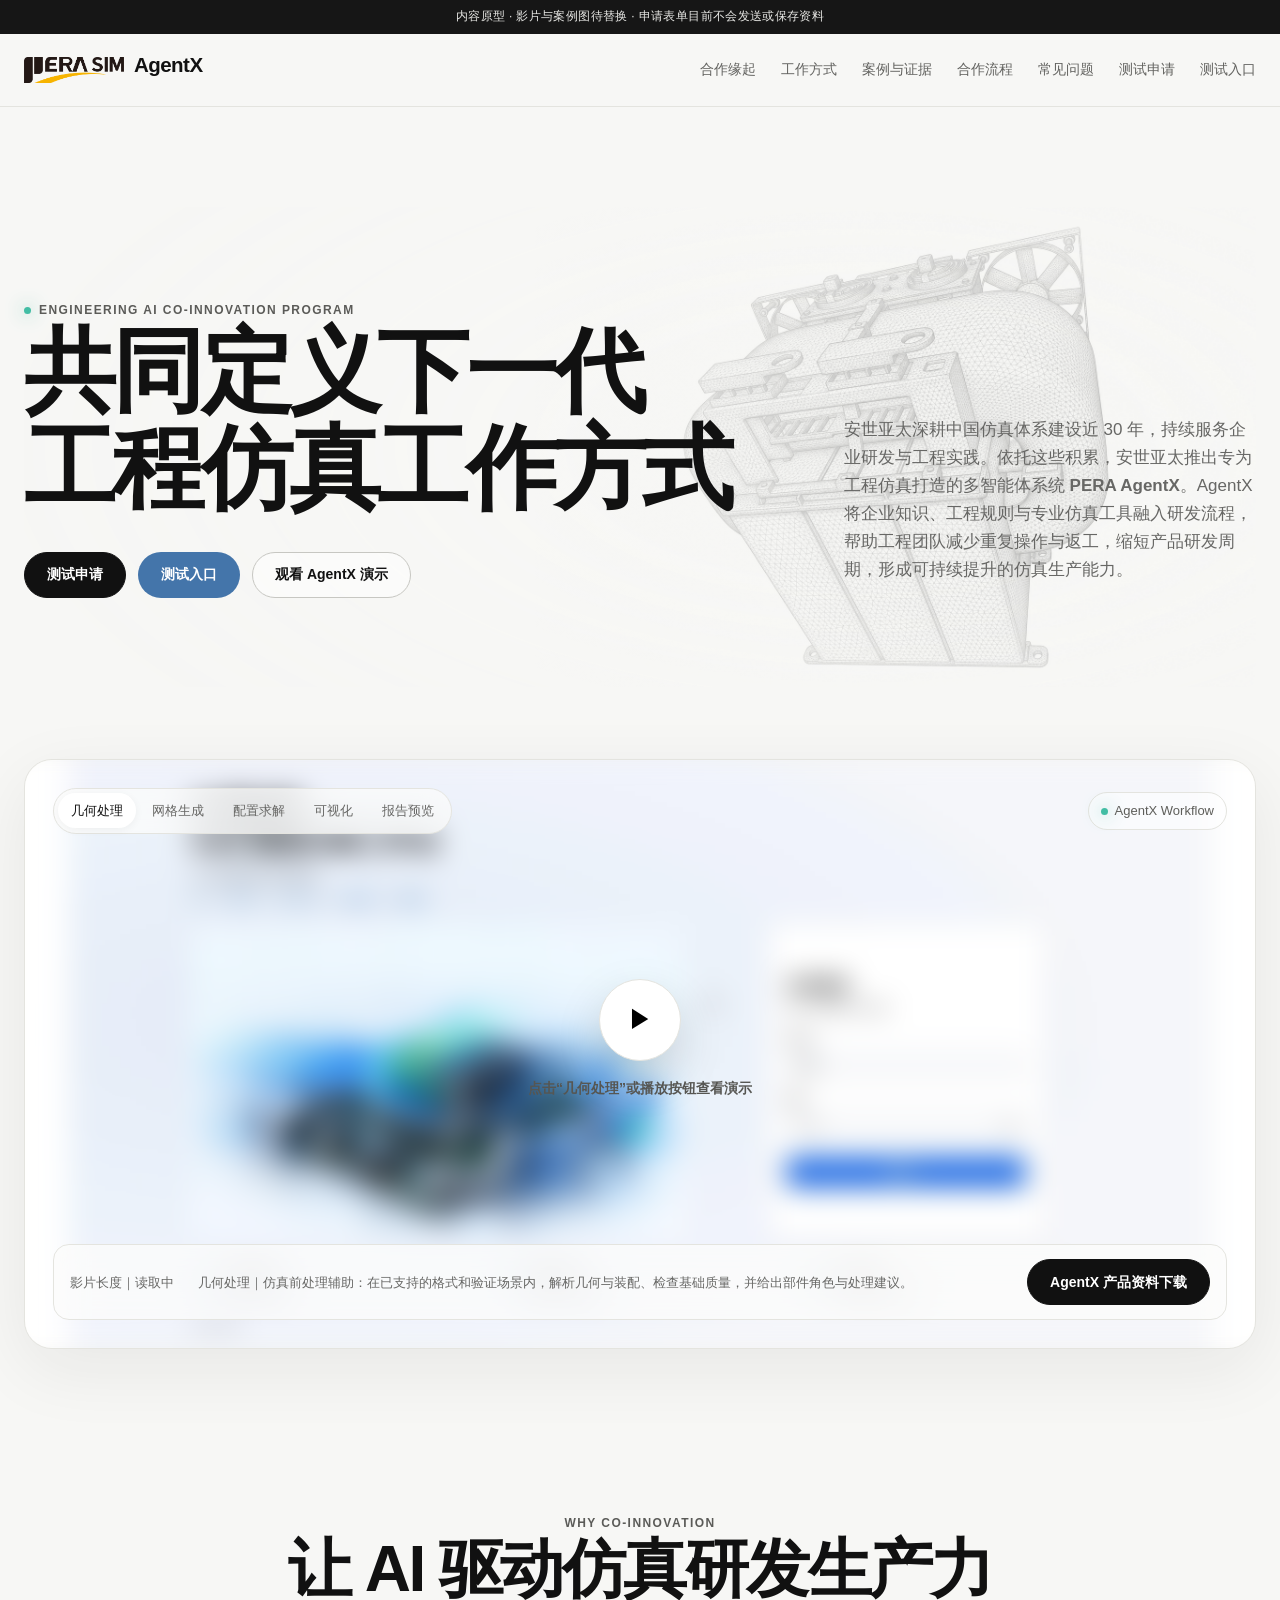
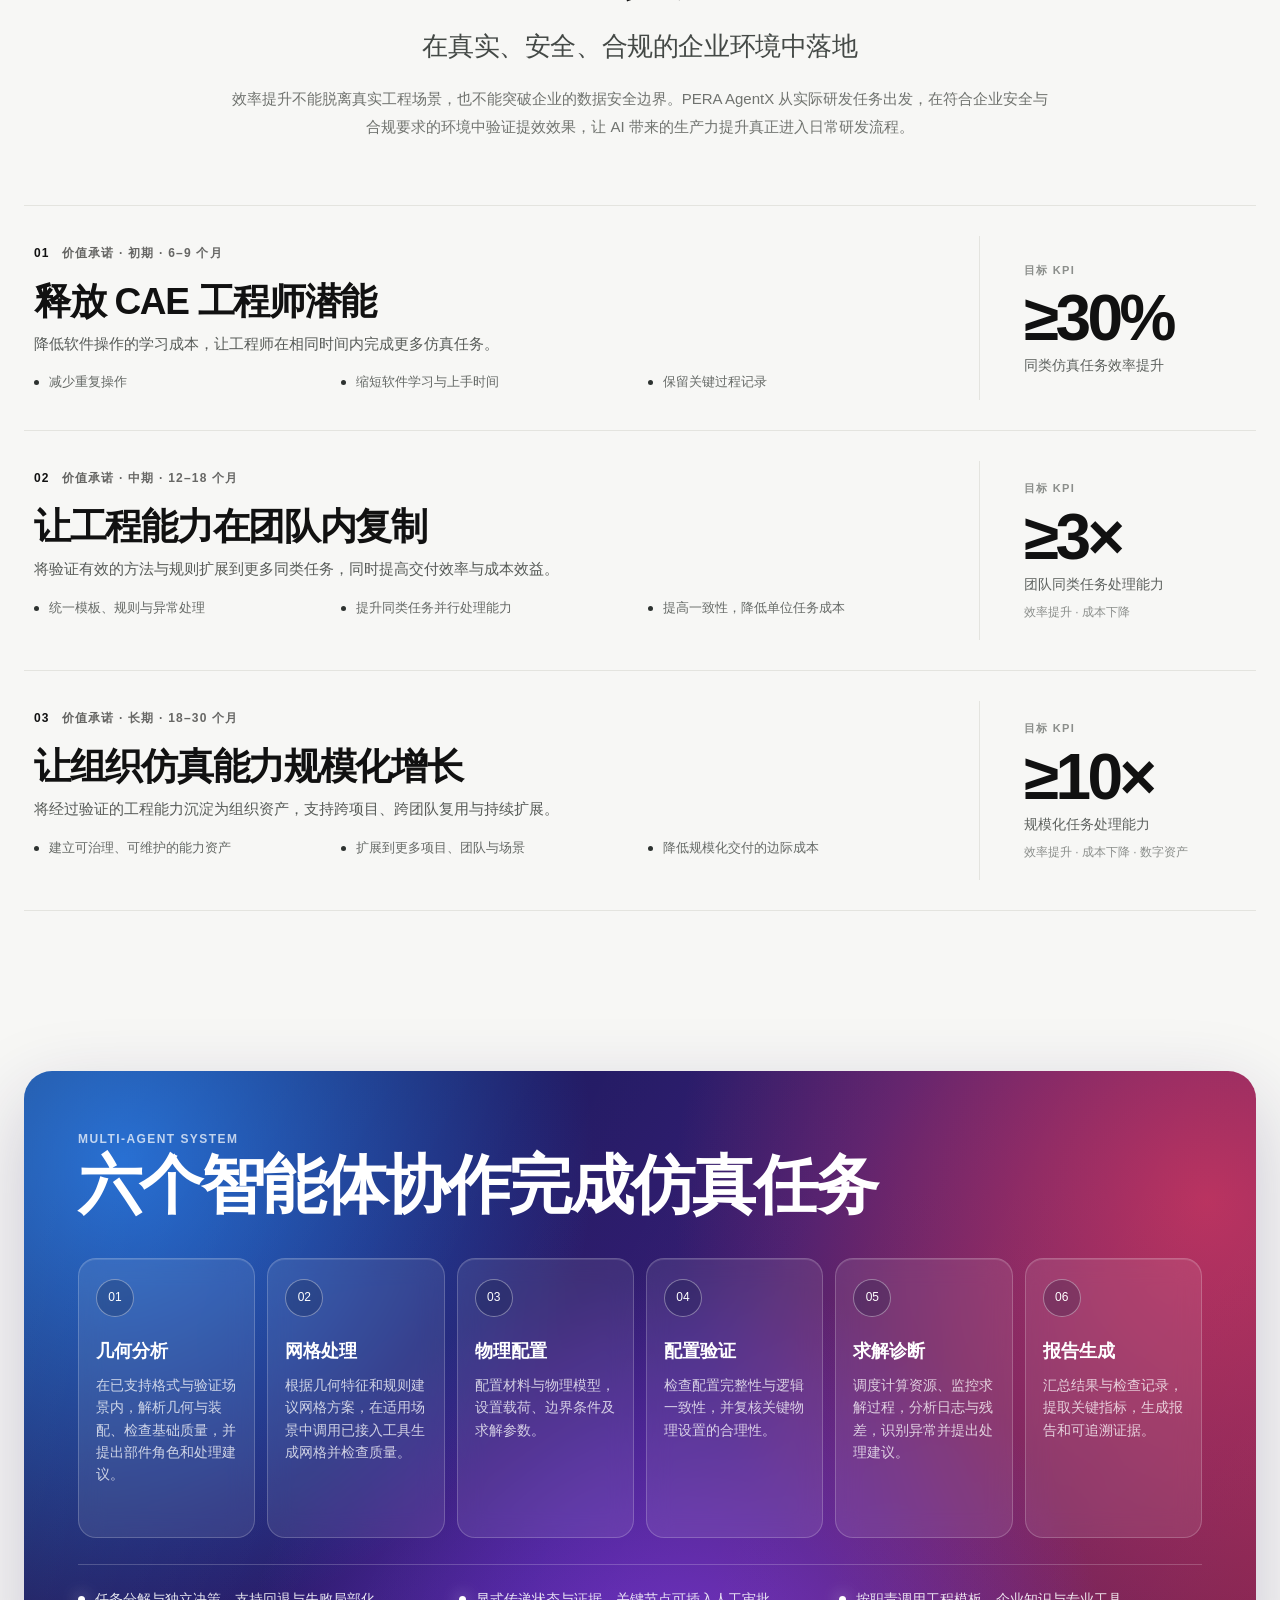
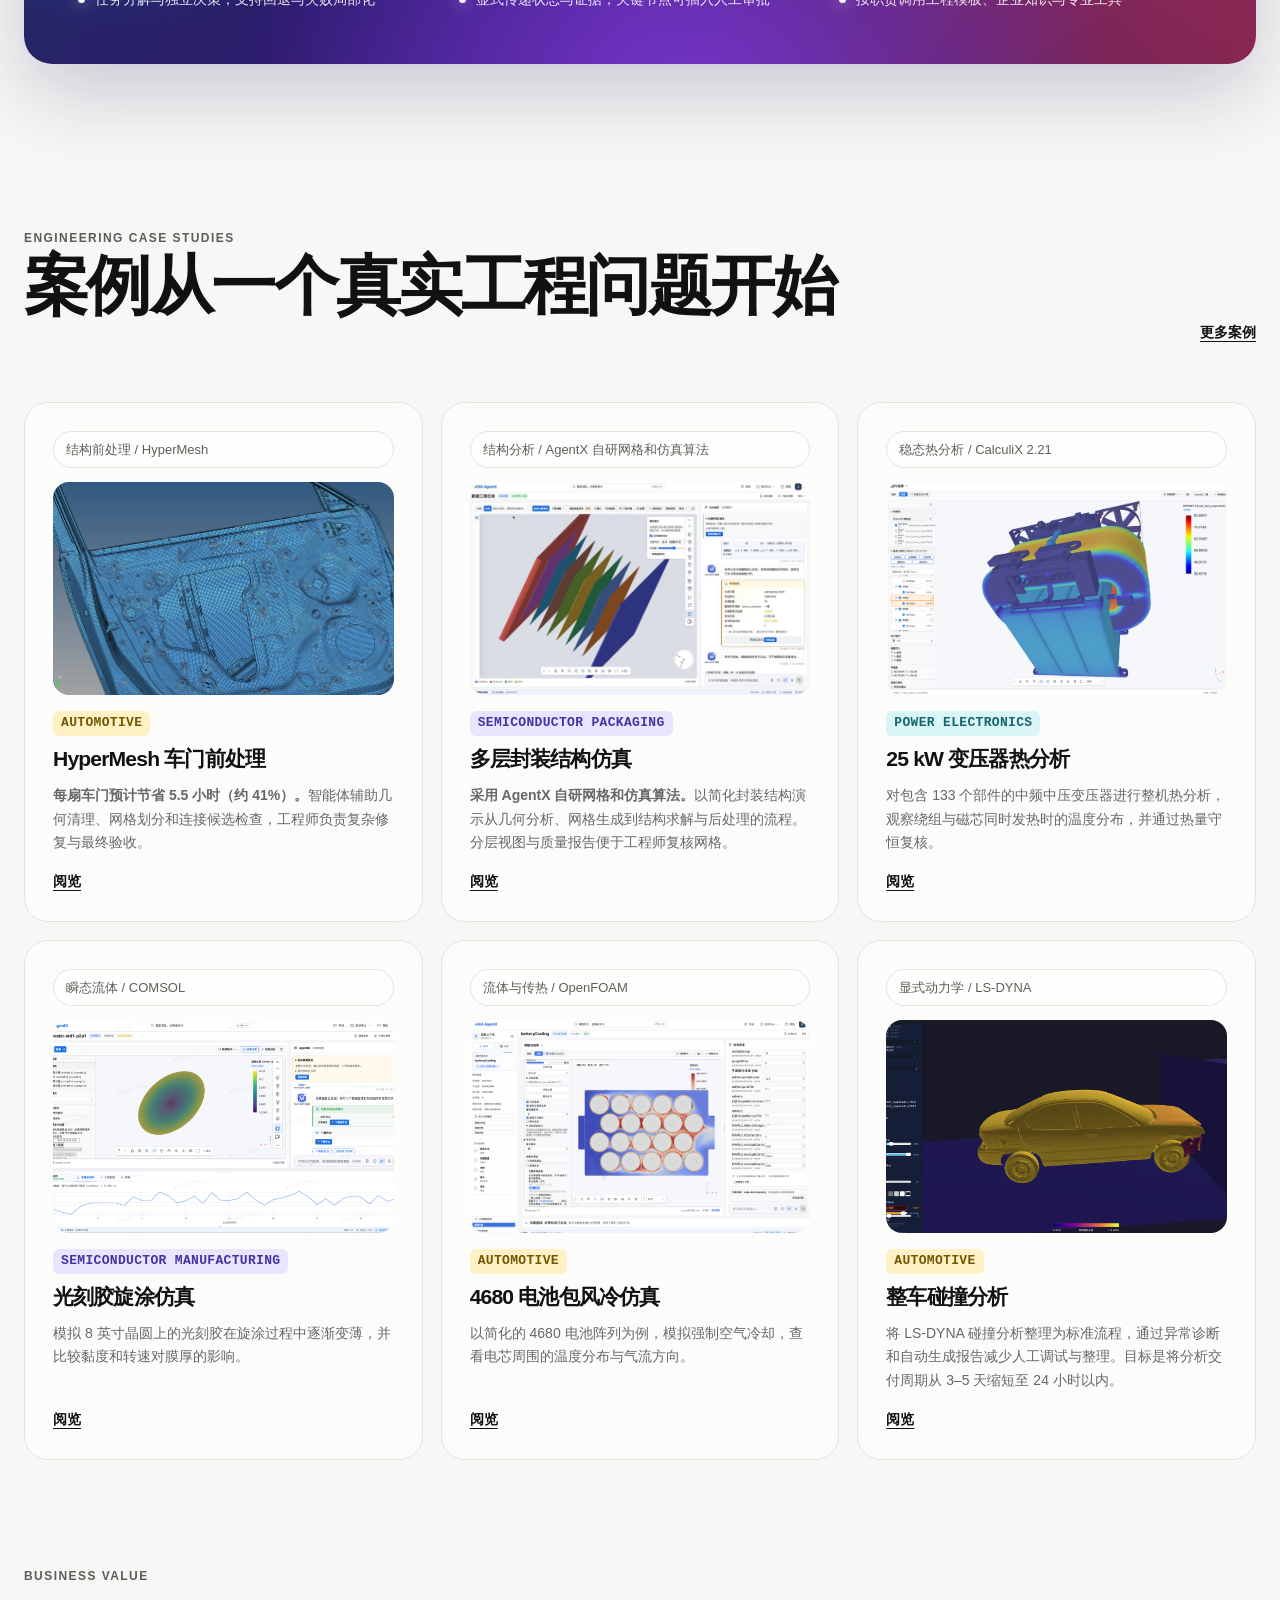
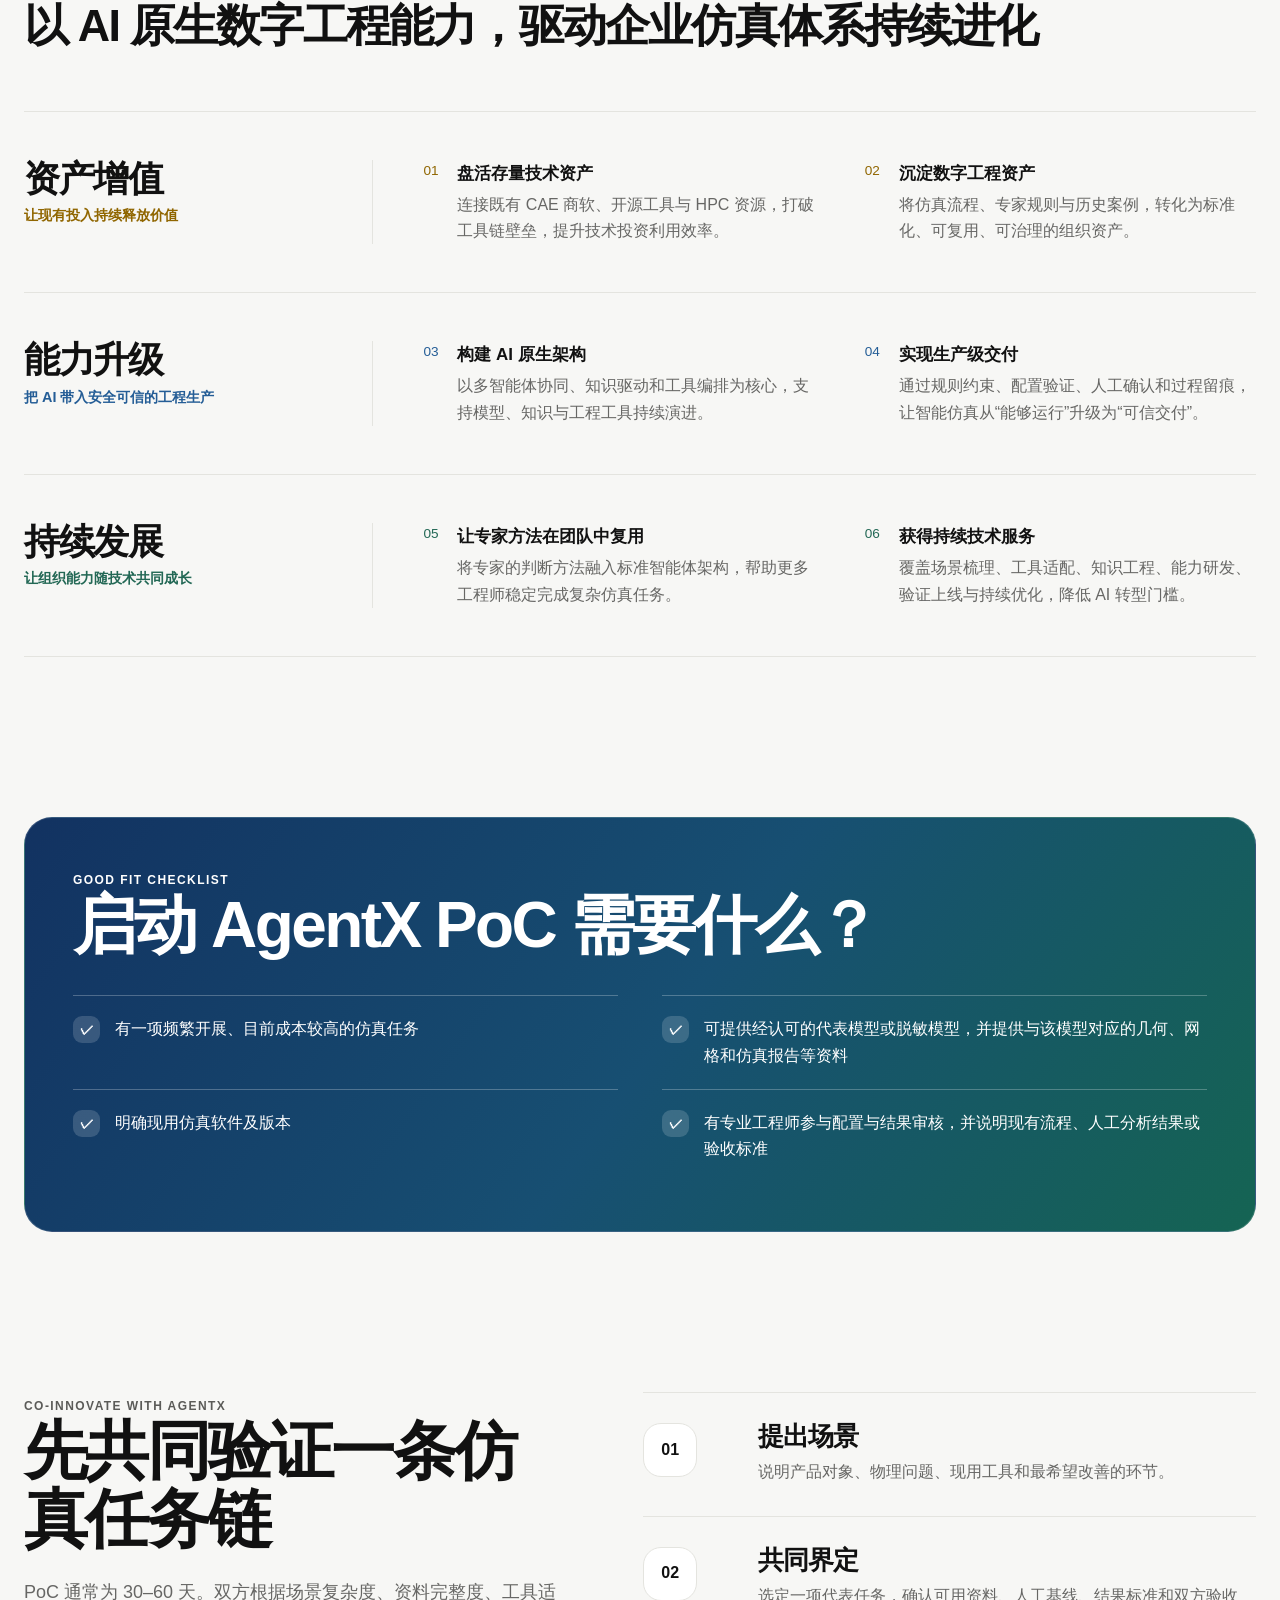
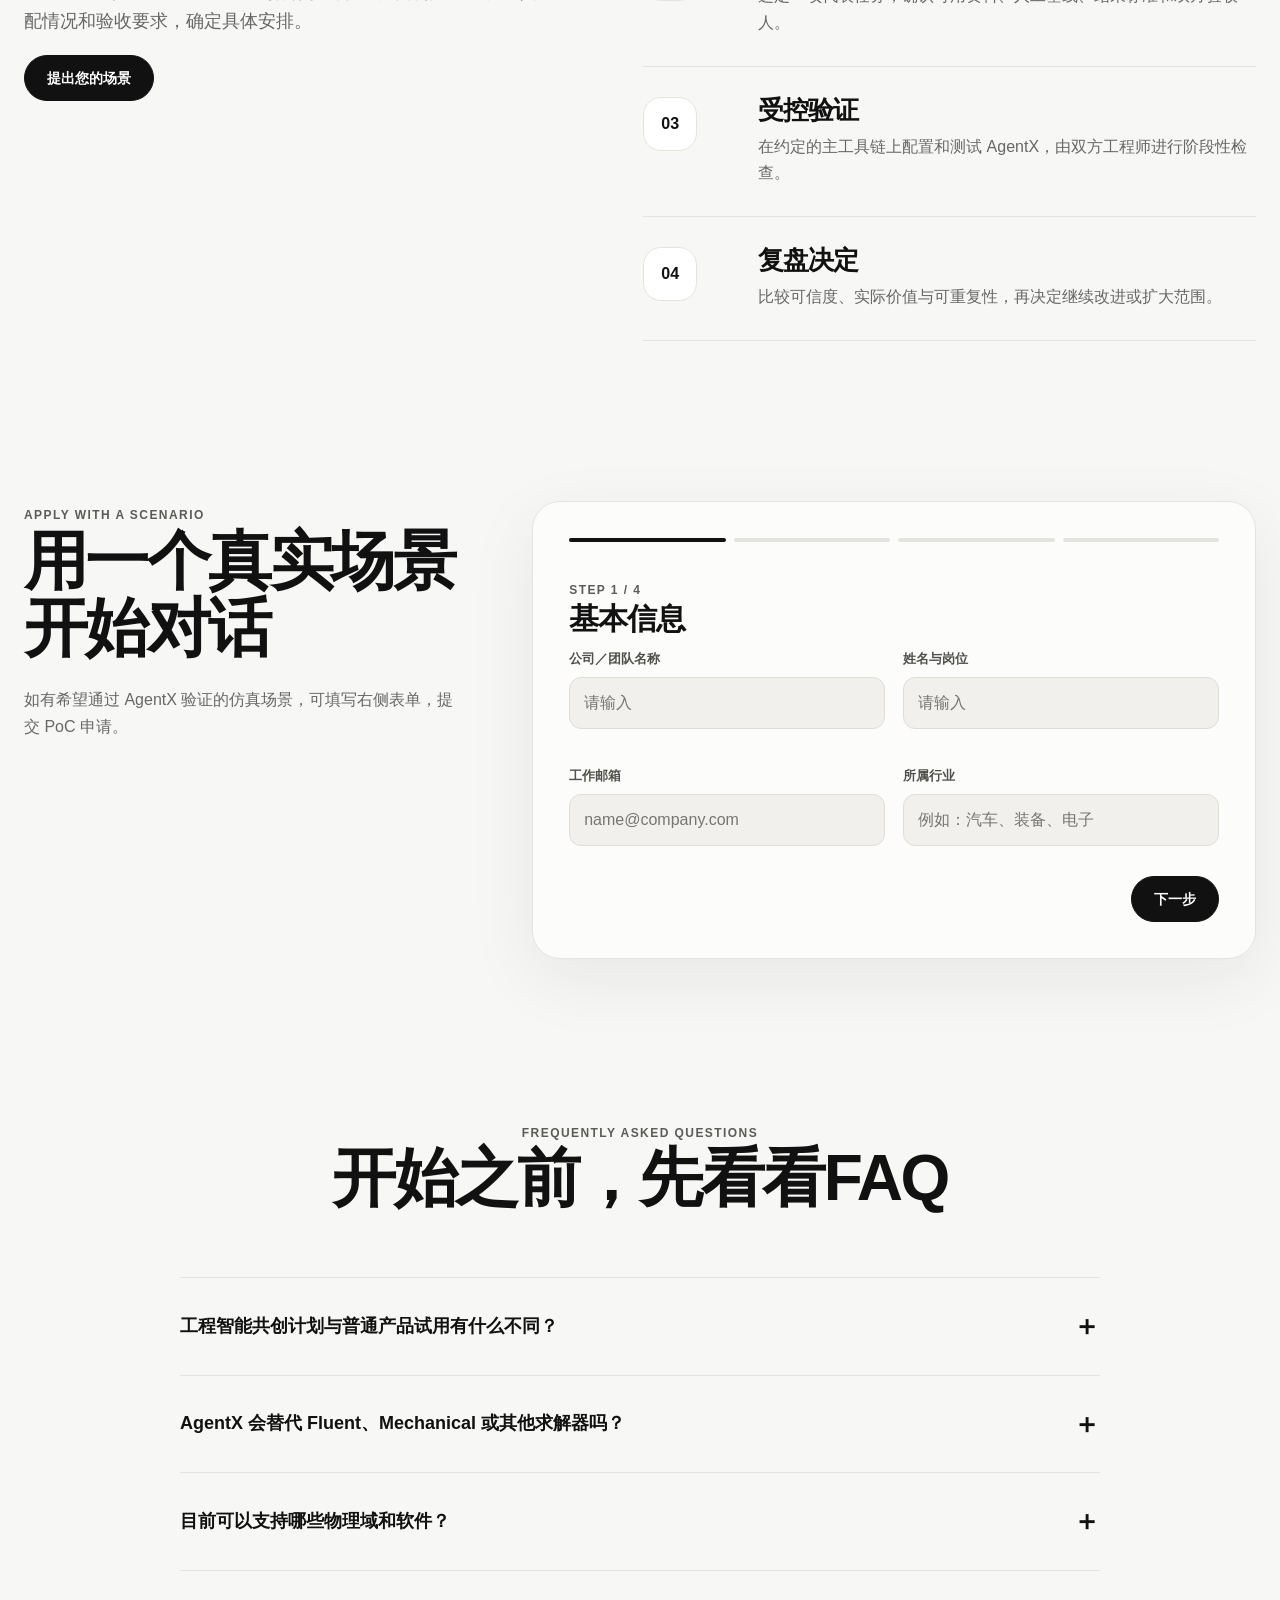
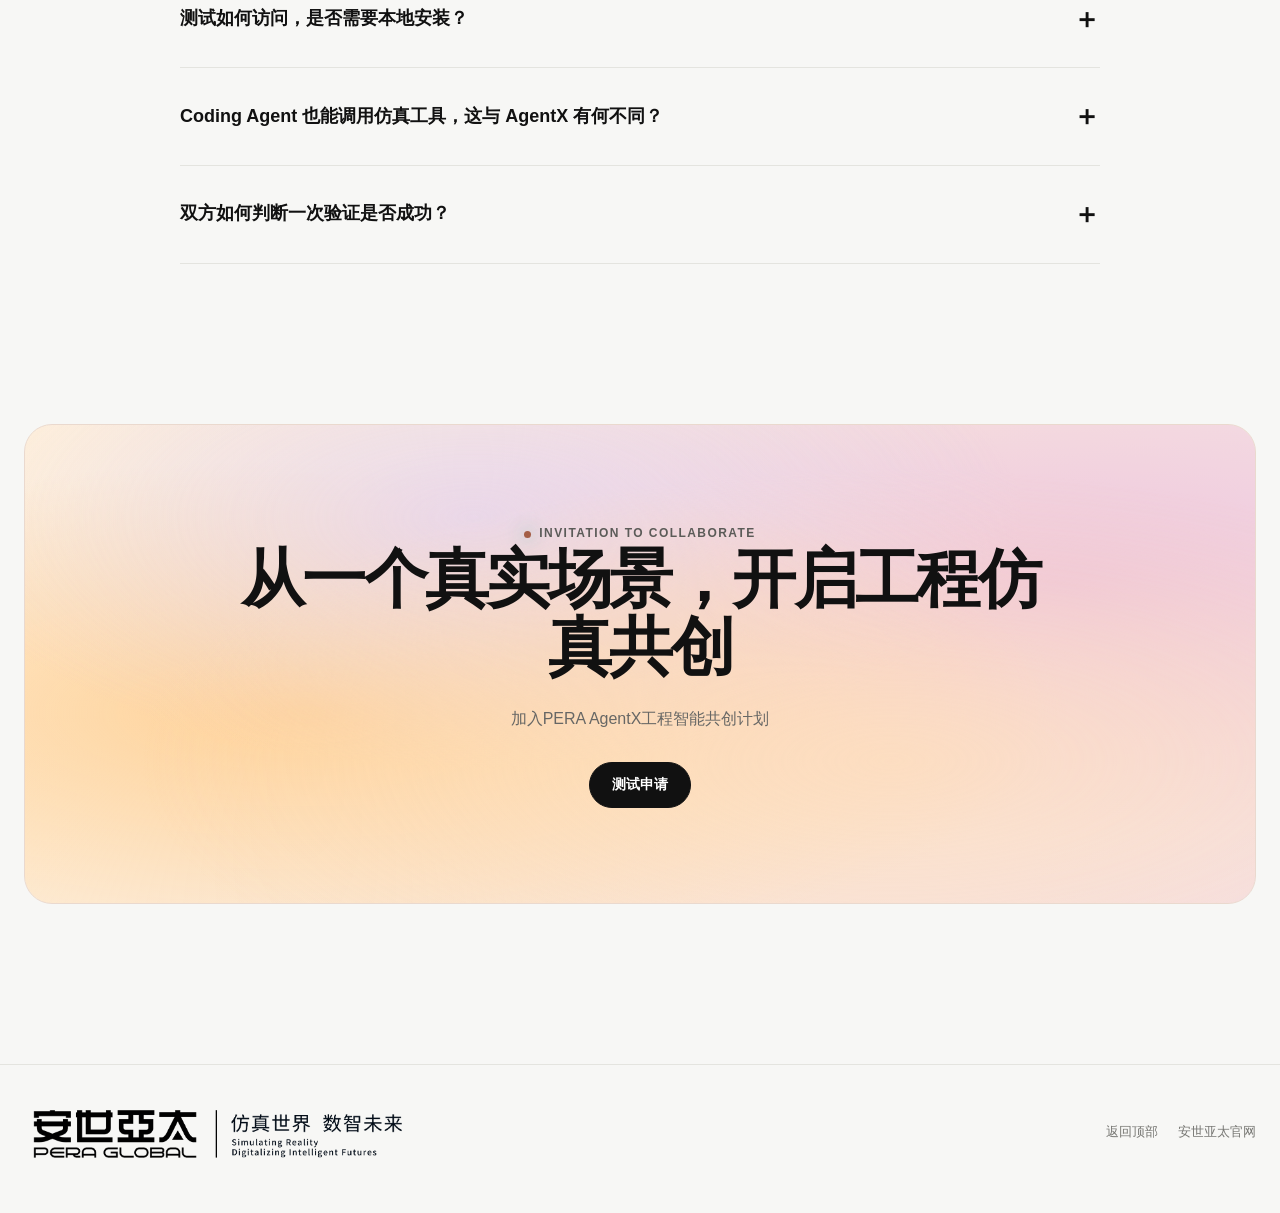
<file: index.html>
<!doctype html>
<html lang="zh-CN">
<head>
  <meta charset="utf-8">
  <meta name="viewport" content="width=device-width, initial-scale=1">
  <meta name="description" content="PERA AgentX 工程智能共创计划——与企业工程团队共同构建可用于真实生产流程的仿真智能能力。">
  <title>PERA AgentX｜工程智能共创计划</title>
  <link rel="icon" type="image/png" href="assets/images/pera-triangle-favicon.png">
  <style>
    .engineering-value { margin-top: clamp(56px, 8vw, 104px); scroll-margin-top: 100px; }
    .engineering-value-intro { margin-bottom: clamp(32px, 5vw, 58px); }
    .engineering-value-intro h2 { margin: 0; font-size: clamp(1.8rem, 3.5vw, 3rem); line-height: 1.2; text-wrap: balance; }
    .engineering-value-grid { border-top: 1px solid var(--line); }
    .engineering-value-group { display: grid; grid-template-columns: minmax(0, 1fr) repeat(2, minmax(0, 1.12fr)); gap: clamp(20px, 4vw, 50px); padding: clamp(26px, 4vw, 48px) 0; border-bottom: 1px solid var(--line); }
    .engineering-value-group:nth-child(1) { --value-accent: #906600; }
    .engineering-value-group:nth-child(2) { --value-accent: #245d96; }
    .engineering-value-group:nth-child(3) { --value-accent: #236855; }
    .engineering-value-header { position: static; background: transparent; border: 0; border-right: 1px solid var(--line); padding-right: 18px; }
    .engineering-value-header h3 { font-size: clamp(1.55rem, 3vw, 2.25rem); margin: 0; }
    .engineering-value-header p { color: var(--value-accent); font-size: .9rem; font-weight: 650; margin: 6px 0 0; }
    .engineering-value-point { display: grid; grid-template-columns: 1.5em minmax(0, 1fr); gap: 10px; }
    .engineering-value-point span { color: var(--value-accent); font-size: .85rem; font-variant-numeric: tabular-nums; }
    .engineering-value-point h4 { font-size: 1.06rem; margin: 0 0 4px; }
    .engineering-value-point p { font-size: 1rem; color: var(--muted); margin: 0; }
    @media (max-width: 850px) {
      .engineering-value-group { grid-template-columns: repeat(2, minmax(0, 1fr)); }
      .engineering-value-header { grid-column: 1 / -1; border-right: 0; padding-right: 0; }
    }
    @media (max-width: 560px) { .engineering-value-group { grid-template-columns: 1fr; } }
    :root {
      --canvas: #f7f7f5;
      --panel: #f1f0ec;
      --card: #fcfcfb;
      --ink: #111111;
      --muted: #676765;
      --line: #e4e4df;
      --green: #42bda4;
      --green-deep: #16866f;
      --blue: #6baeff;
      --violet: #a889ff;
      --coral: #f3a18a;
      --max: 1240px;
      --shadow: 0 20px 70px rgba(29, 29, 26, .07);
    }

    * { box-sizing: border-box; }
    html { scroll-behavior: smooth; }
    body {
      margin: 0;
      color: var(--ink);
      background: var(--canvas);
      font-family: "Inter", "SF Pro Display", "PingFang SC", "Microsoft YaHei", Arial, sans-serif;
      font-size: 16px;
      line-height: 1.65;
      -webkit-font-smoothing: antialiased;
    }
    button, input, select, textarea { font: inherit; }
    a { color: inherit; text-decoration: none; }
    img { max-width: 100%; display: block; }
    .skip-link { position: fixed; left: 20px; top: -80px; z-index: 999; background: var(--ink); color: white; padding: 10px 16px; border-radius: 10px; }
    .skip-link:focus { top: 20px; }

    .shell { width: min(calc(100% - 48px), var(--max)); margin-inline: auto; }
    .eyebrow {
      display: inline-flex; align-items: center; gap: 8px;
      font-size: 12px; font-weight: 700; letter-spacing: .12em; text-transform: uppercase;
      color: #5b5b58;
    }
    .dot { width: 7px; height: 7px; border-radius: 50%; background: var(--green); box-shadow: 0 0 18px rgba(66,189,164,.9); }
    h1, h2, h3, p { margin-top: 0; }
    h1, h2, h3 { letter-spacing: -.04em; line-height: 1.06; }
    h1 { font-size: clamp(50px, 7.2vw, 92px); font-weight: 650; margin-bottom: 28px; }
    h2 { font-size: clamp(38px, 5vw, 64px); font-weight: 630; margin-bottom: 24px; }
    h3 { font-size: clamp(23px, 2.5vw, 32px); font-weight: 630; margin-bottom: 14px; }
    .lead { font-size: clamp(18px, 2vw, 22px); line-height: 1.6; color: var(--muted); max-width: 680px; }
    .muted { color: var(--muted); }

    .btn {
      border: 1px solid var(--ink); border-radius: 999px; min-height: 46px; padding: 10px 22px;
      display: inline-flex; align-items: center; justify-content: center; gap: 9px;
      font-size: 14px; font-weight: 650; cursor: pointer; transition: .2s ease;
      background: transparent;
    }
    .btn:hover { transform: translateY(-2px); }
    .btn-primary { background: var(--ink); color: white; }
    .btn-secondary { border-color: #c7c7c2; background: rgba(255,255,255,.45); }
    .btn:focus-visible, .faq button:focus-visible, input:focus-visible, select:focus-visible, textarea:focus-visible {
      outline: 3px solid rgba(107,174,255,.38); outline-offset: 3px;
    }

    body > header {
      position: sticky; top: 0; z-index: 50;
      background: var(--canvas); border-bottom: 1px solid var(--line);
    }
    nav { height: 72px; display: flex; align-items: center; justify-content: space-between; gap: 28px; }
    .actions .test-entry { background: #4475aa; color: white; border-color: transparent; cursor: default; opacity: 1; scroll-margin-top: 150px; }
    .brand { display: flex; align-items: center; gap: 12px; font-size: 18px; font-weight: 750; letter-spacing: -.03em; }
    .brand-mark { width: 32px; height: 32px; display: grid; place-items: center; flex: 0 0 32px; }
    .brand-mark img { width: 32px; height: 32px; object-fit: contain; display: block; }
    .nav-links { display: flex; gap: 25px; align-items: center; margin-left: auto; }
    .nav-links a { color: #62625f; font-size: 14px; font-weight: 560; white-space: nowrap; }
    .nav-links a:hover { color: var(--ink); }
    .mobile-menu { display: none; border: 0; background: none; font-size: 24px; }

    section { margin-bottom: 160px; scroll-margin-top: 95px; }
    .hero { padding-top: 100px; }
    .hero-grid { display: grid; grid-template-columns: 7fr 4fr; gap: 8%; align-items: end; }
    .hero-copy { max-width: 790px; }
    .hero-side { color: var(--muted); font-size: 17px; padding-bottom: 14px; }
    .actions { display: flex; gap: 12px; flex-wrap: wrap; margin-top: 34px; }
    .invitation-note { margin-top: 42px; display: flex; gap: 18px; flex-wrap: wrap; }
    .chip { display: inline-flex; align-items: center; gap: 7px; border: 1px solid var(--line); border-radius: 999px; padding: 7px 12px; background: rgba(255,255,255,.46); color: #5e5e5a; font-size: 13px; }

    .media-panel {
      margin-top: 72px; min-height: 590px; border: 1px solid var(--line); border-radius: 28px;
      background: var(--panel); padding: 28px; position: relative; overflow: hidden;
      display: flex; flex-direction: column; justify-content: space-between; box-shadow: var(--shadow);
    }
    .media-video {
      position: absolute; inset: 0; z-index: 1; width: 100%; height: 100%;
      object-fit: cover; background: #101313; opacity: 1; pointer-events: none;
      filter: blur(14px); transform: scale(1.035);
      transition: filter .38s ease, transform .38s ease, opacity .35s ease;
    }
    .media-panel.is-playing .media-video { filter: blur(0); transform: scale(1); }
    .media-panel .glow { opacity: 0; }
    .media-panel:after {
      content: ""; position: absolute; inset: 0; z-index: 1; pointer-events: none;
      background: linear-gradient(180deg, rgba(12,16,17,.22), transparent 26%, transparent 68%, rgba(12,16,17,.28));
      opacity: 0; transition: opacity .35s ease;
    }
    .media-panel.is-playing:after { opacity: 1; }
    .glow { position: absolute; border-radius: 50%; filter: blur(65px); opacity: .52; pointer-events: none; }
    .glow.one { width: 360px; height: 360px; background: var(--blue); left: 42%; top: 17%; }
    .glow.two { width: 270px; height: 270px; background: var(--violet); left: 27%; top: 32%; }
    .glow.three { width: 250px; height: 250px; background: #69dbc4; left: 57%; top: 42%; }
    .glow.four { width: 220px; height: 220px; background: var(--coral); left: 14%; top: 24%; }
    .media-top, .media-bottom { position: relative; z-index: 2; display: flex; align-items: center; justify-content: space-between; gap: 16px; }
    .media-tabs { background: rgba(252,252,251,.72); border: 1px solid var(--line); border-radius: 999px; padding: 4px; display: flex; gap: 3px; backdrop-filter: blur(14px); }
    .media-tabs button { border: 0; background: transparent; padding: 7px 13px; border-radius: 999px; font: inherit; font-size: 13px; color: var(--muted); cursor: pointer; white-space: nowrap; }
    .media-tabs .active { background: white; color: var(--ink); box-shadow: 0 2px 8px rgba(0,0,0,.05); }
    .play-wrap { position: relative; z-index: 3; align-self: center; text-align: center; }
    .play-button { width: 82px; height: 82px; border: 1px solid var(--line); border-radius: 50%; background: white; box-shadow: 0 18px 46px rgba(0,0,0,.15); font-size: 25px; cursor: pointer; }
    .play-wrap p { margin: 16px 0 0; font-size: 14px; color: #565652; font-weight: 600; }
    .media-panel.is-playing .play-wrap { opacity: 0; pointer-events: none; }
    .media-bottom { background: rgba(252,252,251,.74); backdrop-filter: blur(16px); border: 1px solid var(--line); border-radius: 16px; padding: 14px 16px; }
    .media-meta { display: flex; gap: 24px; flex-wrap: nowrap; min-width: 0; }
    .media-meta span { font-size: 13px; color: var(--muted); }
    .media-meta span:first-child { flex: 0 0 auto; white-space: nowrap; }
    .media-description { flex: 0 1 auto; min-width: 0; white-space: nowrap; overflow: hidden; text-overflow: ellipsis; }

    .section-intro { display: grid; grid-template-columns: 1.3fr .7fr; gap: 10%; align-items: end; margin-bottom: 58px; }
    .section-intro p { margin-bottom: 0; }
    .center-intro { max-width: 840px; text-align: center; margin: 0 auto 64px; }
    .problem-grid, .proof-grid { display: grid; grid-template-columns: repeat(3, 1fr); gap: 18px; }
    .card { background: var(--card); border: 1px solid var(--line); border-radius: 24px; padding: 28px; }
    .problem-card { min-height: 320px; display: flex; flex-direction: column; justify-content: space-between; }
    .problem-card .number { color: #a0a09b; font-size: 12px; font-weight: 700; letter-spacing: .14em; }
    .problem-card:nth-child(1) { background: linear-gradient(145deg, rgba(168,137,255,.12), transparent 56%), var(--card); }
    .problem-card:nth-child(2) { background: linear-gradient(145deg, rgba(107,174,255,.12), transparent 56%), var(--card); }
    .problem-card:nth-child(3) { background: linear-gradient(145deg, rgba(66,189,164,.12), transparent 56%), var(--card); }

    .value-intro { max-width: 1040px; }
    .value-intro h2 { max-width: 880px; margin-left: auto; margin-right: auto; }
    .value-subtitle { max-width: 760px; margin: 18px auto 0; color: #444946; font-size: clamp(19px, 2.2vw, 26px); font-weight: 500; line-height: 1.45; letter-spacing: -.015em; }
    .value-intro .lead { max-width: 820px; margin: 20px auto 0; color: #70736f; font-size: 15px; line-height: 1.85; }
    .value-path { border-top: 1px solid var(--line); position: relative; }
    .value-stage {
      display: grid; grid-template-columns: minmax(0, 1.55fr) minmax(240px, .45fr);
      border-bottom: 1px solid var(--line); background: transparent;
    }
    .value-stage-main { padding: 38px 46px 38px 10px; }
    .value-stage-label { display: flex; align-items: center; gap: 12px; margin-bottom: 18px; color: var(--muted); font-size: 12px; font-weight: 700; letter-spacing: .1em; text-transform: uppercase; }
    .value-stage-label .stage-number { color: var(--ink); }
    .value-stage h3 { margin-bottom: 10px; font-size: clamp(27px, 3vw, 37px); letter-spacing: -.035em; }
    .value-stage-copy { max-width: 760px; margin: 0 0 16px; color: #575b58; font-size: 15px; line-height: 1.7; }
    .value-points { display: grid; grid-template-columns: repeat(3, minmax(0, 1fr)); gap: 12px 22px; margin: 0; padding: 0; list-style: none; }
    .value-points li { position: relative; padding-left: 15px; color: #666a67; font-size: 13px; line-height: 1.55; }
    .value-points li:before { content: ""; position: absolute; left: 0; top: .62em; width: 5px; height: 5px; border-radius: 50%; background: #2d3230; }
    .value-kpi {
      display: flex; flex-direction: column; align-items: flex-start; justify-content: center;
      margin: 30px 0; padding: 18px 0 18px 44px; color: var(--ink); border-left: 1px solid var(--line);
    }
    .value-kpi small { font-size: 11px; font-weight: 700; letter-spacing: .12em; text-transform: uppercase; color: #8b8e8b; }
    .value-kpi strong { margin: 7px 0 5px; font-size: clamp(46px, 5vw, 66px); line-height: 1; letter-spacing: -.055em; }
    .value-kpi span { max-width: 210px; font-size: 14px; line-height: 1.5; color: #5e625f; }
    .value-kpi em { margin-top: 8px; color: #8b8e8b; font-size: 12px; font-style: normal; }
    .value-note { margin: 20px 6px 0; color: #7a7d79; font-size: 12px; line-height: 1.65; }

    .workflow-panel {
      border-radius: 28px; padding: 54px; color: white; overflow: hidden; position: relative;
      background:
        radial-gradient(circle at 8% 15%, rgba(32,132,255,.72), transparent 38%),
        radial-gradient(circle at 53% 108%, rgba(123,55,226,.82), transparent 48%),
        radial-gradient(circle at 96% 22%, rgba(230,54,91,.68), transparent 42%),
        linear-gradient(128deg, #071d50 0%, #351b72 53%, #791b48 100%);
      box-shadow: 0 28px 80px rgba(39,29,91,.22);
    }
    .workflow-panel:before { content: ""; position: absolute; inset: 0; background: linear-gradient(115deg, rgba(255,255,255,.08), transparent 35%, rgba(255,255,255,.04)); pointer-events: none; }
    .workflow-head { margin-bottom: 38px; position: relative; z-index: 1; }
    .workflow-head .eyebrow { color: rgba(255,255,255,.72) !important; }
    .workflow { display: grid; grid-template-columns: repeat(6, 1fr); gap: 12px; position: relative; z-index: 1; }
    .workflow:before { display: none; }
    .step { min-height: 280px; padding: 20px 17px 22px; border: 1px solid rgba(255,255,255,.2); border-radius: 18px; background: rgba(255,255,255,.085); box-shadow: inset 0 1px 0 rgba(255,255,255,.12); backdrop-filter: blur(12px); }
    .step-dot { width: 38px; height: 38px; display: grid; place-items: center; border: 1px solid rgba(255,255,255,.38); border-radius: 50%; background: rgba(8,18,51,.22); color: white; font-size: 12px; }
    .step h4 { margin: 22px 0 11px; font-size: 18px; line-height: 1.35; }
    .step p { margin: 0; color: rgba(255,255,255,.76); font-size: 14px; line-height: 1.6; }
    .workflow-collab { display: grid; grid-template-columns: repeat(3, 1fr); gap: 18px; margin-top: 26px; padding-top: 24px; border-top: 1px solid rgba(255,255,255,.2); position: relative; z-index: 1; }
    .workflow-collab div { display: flex; align-items: flex-start; gap: 10px; color: rgba(255,255,255,.88); font-size: 14px; line-height: 1.55; }
    .workflow-collab i { flex: 0 0 7px; width: 7px; height: 7px; margin-top: .55em; border-radius: 50%; background: white; box-shadow: 0 0 16px rgba(255,255,255,.75); }

    .proof-card { min-height: 310px; display: flex; flex-direction: column; }
    .proof-image { min-height: 168px; border: 1px dashed #c9c9c4; border-radius: 16px; background: var(--panel); display: grid; place-items: center; color: #858580; text-align: center; padding: 20px; margin-bottom: 24px; }
    .proof-image strong { display: block; color: #4d4d49; margin-bottom: 5px; }
    .proof-card p { color: var(--muted); font-size: 14px; margin: 0; }
    .proof-tag { margin-bottom: 14px; }
    .case-industry { align-self: flex-start; margin-bottom: 12px; padding: 3px 8px; border-radius: 6px; background: #edf0f3; color: #465363; font: 600 .8125rem/1.45 ui-monospace, "Cascadia Mono", Consolas, monospace; letter-spacing: .025em; text-transform: uppercase; }
    .case-industry--automotive { background: #fff1c6; color: #725600; }
    .case-industry--semiconductor { background: #e8e5ff; color: #4533a0; }
    .case-industry--power { background: #d9f5f7; color: #16646f; }
    .case-link { color: var(--ink); font-size: .875rem; font-weight: 700; text-decoration: underline; text-underline-offset: .25em; justify-self: end; }
    @media (min-width: 901px) {
      #cases .section-intro { grid-template-columns: minmax(0, 1fr) auto; gap: 24px; }
      #cases .section-intro h2 { font-size: clamp(2.25rem, 5.1vw, 4.5rem); }
    }
    .proof-card .case-link { align-self: flex-start; margin-top: auto; padding-top: 16px; }
    .proof-card h3 { font-size: clamp(1.125rem, 1.65vw, 1.5rem); }
    .case-image { box-sizing: border-box; width: 100%; aspect-ratio: 16 / 10; min-height: 0; margin: 0 0 16px; overflow: hidden; border-radius: 16px; background: var(--panel); }
    .case-image img { display: block; width: 100%; height: 100%; object-fit: contain; transition: transform .25s ease; }
    .case-image--cover { background: transparent; }
    .case-image--cover img { object-fit: cover; }
    @media (hover: hover) and (prefers-reduced-motion: no-preference) {
      .case-image:hover img { transform: scale(1.12); }
    }

    .value-bar { margin-top: 18px; display: grid; grid-template-columns: repeat(3, 1fr); border: 1px solid var(--line); border-radius: 22px; overflow: hidden; background: var(--card); }
    .value-item { padding: 30px; border-right: 1px solid var(--line); }
    .value-item:last-child { border-right: 0; }
    .value-item b { font-size: 26px; letter-spacing: -.04em; display: block; margin-bottom: 4px; }
    .value-item span { color: var(--muted); font-size: 14px; }

    .partner-grid { display: grid; grid-template-columns: 1fr 1.15fr; gap: 7%; align-items: start; }
    .partner-sticky { position: sticky; top: 110px; }
    .partner-sticky p { color: var(--muted); font-size: 18px; }
    .timeline { border-top: 1px solid var(--line); }
    .timeline-item { display: grid; grid-template-columns: 90px 1fr; gap: 25px; padding: 30px 0; border-bottom: 1px solid var(--line); }
    .timeline-number { width: 54px; height: 54px; border: 1px solid var(--line); background: white; border-radius: 18px; display: grid; place-items: center; font-weight: 700; }
    .timeline-item h3 { font-size: 26px; margin-bottom: 9px; }
    .timeline-item p { color: var(--muted); margin: 0; }

    .fit-panel { background: linear-gradient(125deg, #123261 0%, #174f72 52%, #156453 100%); color: white; border: 1px solid rgb(255 255 255 / .15); border-radius: 28px; padding: 48px; }
    .fit-panel .eyebrow, .fit-panel .lead { color: white; }
    .fit-panel .fit-item { border-top-color: rgb(255 255 255 / .25); }
    .fit-panel .check { background: rgb(255 255 255 / .16); color: white; }
    .fit-list { display: grid; grid-template-columns: 1fr 1fr; gap: 0 44px; margin-top: 35px; }
    .fit-item { padding: 20px 0; border-top: 1px solid #d8d8d3; display: flex; gap: 15px; }
    .check { flex: 0 0 27px; width: 27px; height: 27px; display: grid; place-items: center; background: #dff3ed; color: var(--green-deep); border-radius: 9px; font-size: 14px; font-weight: 800; }

    .application { display: grid; grid-template-columns: .75fr 1.25fr; gap: 6%; align-items: start; }
    .application-copy { position: sticky; top: 110px; }
    .form-card { border: 1px solid var(--line); background: var(--card); border-radius: 28px; padding: 36px; box-shadow: var(--shadow); }
    .progress { display: grid; grid-template-columns: repeat(4, 1fr); gap: 8px; margin-bottom: 34px; }
    .progress span { height: 4px; background: #e3e3df; border-radius: 99px; }
    .progress span.active { background: var(--ink); }
    .form-step { display: none; }
    .form-step.active { display: block; }
    .form-step h3 { font-size: 30px; }
    .field-grid { display: grid; grid-template-columns: 1fr 1fr; gap: 18px; }
    .field { display: flex; flex-direction: column; gap: 7px; margin-bottom: 18px; }
    .field.full { grid-column: 1 / -1; }
    label { font-size: 13px; font-weight: 670; color: #4f4f4b; }
    input, select, textarea { width: 100%; border: 1px solid #deded9; border-radius: 12px; background: var(--panel); min-height: 48px; padding: 12px 14px; color: var(--ink); }
    textarea { min-height: 112px; resize: vertical; }
    .choice-grid { display: flex; flex-wrap: wrap; gap: 9px; margin-bottom: 24px; }
    .choice { position: relative; }
    .choice input { position: absolute; opacity: 0; pointer-events: none; }
    .choice label { display: block; border: 1px solid #d8d8d3; border-radius: 999px; padding: 9px 14px; background: var(--panel); cursor: pointer; }
    .choice input:checked + label { background: var(--ink); color: white; border-color: var(--ink); }
    .form-nav { display: flex; justify-content: space-between; gap: 12px; margin-top: 12px; }
    .form-note { color: var(--muted); font-size: 13px; margin-top: 18px; }
    .success { display: none; padding: 30px; border-radius: 20px; background: #edf7f4; border: 1px solid #cfe8e1; }
    .success.show { display: block; }

    .faq { max-width: 920px; margin-inline: auto; }
    .faq-item { border-top: 1px solid var(--line); }
    .faq-item:last-child { border-bottom: 1px solid var(--line); }
    .faq button { width: 100%; border: 0; background: transparent; padding: 26px 0; display: flex; align-items: center; justify-content: space-between; gap: 24px; text-align: left; cursor: pointer; font-size: 18px; font-weight: 650; color: var(--ink); }
    .faq .answer { display: none; color: var(--muted); max-width: 780px; padding: 0 44px 24px 0; }
    .faq-item.open .answer { display: block; }
    .faq-item.open .plus { transform: rotate(45deg); }
    .plus { font-size: 27px; transition: .2s ease; }

    .final-cta { text-align: center; padding: 95px 24px; border: 1px solid #ead9ce; border-radius: 28px; background: linear-gradient(120deg, #fff1da, #f9e8dc 50%, #f4dfe7); }
    .final-cta .dot { background: #a45e46; }
    .final-cta { position: relative; isolation: isolate; overflow: hidden; }
    .final-cta::before, .final-cta::after { content: ""; position: absolute; inset: -35%; z-index: -1; pointer-events: none; }
    .final-cta::before {
      background: radial-gradient(ellipse at 34% 56%, #ffd298 0%, transparent 39%), radial-gradient(ellipse at 70% 40%, #eec5dd 0%, transparent 37%);
      animation: invitation-cloud 18s ease-in-out infinite alternate;
    }
    .final-cta::after {
      background: radial-gradient(ellipse at 62% 62%, #ffdfbb 0%, transparent 41%), radial-gradient(ellipse at 42% 32%, #e4d4f2 0%, transparent 32%);
      opacity: .72;
      animation: invitation-cloud 23s ease-in-out infinite alternate-reverse;
    }
    @keyframes invitation-cloud {
      from { transform: translate(-8%, -5%) scale(1); }
      to { transform: translate(10%, 7%) scale(1.12); }
    }
    @media (prefers-reduced-motion: reduce) {
      .final-cta::before, .final-cta::after { animation: none; }
    }
    .final-cta h2 { max-width: 800px; margin-inline: auto; }
    .final-cta p { max-width: 640px; margin: 0 auto 30px; color: var(--muted); }
    footer { padding: 34px 0 48px; border-top: 1px solid var(--line); }
    .footer-row { display: flex; align-items: center; justify-content: space-between; gap: 24px; color: #777773; font-size: 13px; }
    .footer-links { display: flex; gap: 20px; }

    .prototype-banner { background: #161616; color: #e8e8e5; font-size: 12px; text-align: center; padding: 7px 16px; letter-spacing: .03em; }

    @media (max-width: 900px) {
      .shell { width: min(calc(100% - 32px), var(--max)); }
      nav { height: auto; min-height: 72px; display: grid; grid-template-columns: minmax(0, 1fr) auto; gap: 8px 12px; padding-block: 8px; }
      .nav-links { display: none; position: absolute; left: 16px; right: 16px; top: 100%; padding: 18px; flex-direction: column; align-items: flex-start; background: var(--card); border: 1px solid var(--line); border-radius: 18px; box-shadow: var(--shadow); }
      .nav-links.open { display: flex; }
      .mobile-menu { display: block; grid-column: 2; grid-row: 1; min-width: 44px; min-height: 44px; }
      .nav-links { gap: 0; max-height: 65vh; overflow-y: auto; }
      .nav-links a { display: flex; align-items: center; align-self: stretch; min-height: 44px; }
      section { margin-bottom: 110px; }
      .hero { padding-top: 72px; }
      .hero-grid, .section-intro, .partner-grid, .application { grid-template-columns: 1fr; }
      .hero-side { max-width: 620px; }
      .media-panel { min-height: 480px; padding: 18px; }
      .media-tabs { max-width: 100%; overflow-x: auto; scrollbar-width: none; }
      .media-tabs::-webkit-scrollbar { display: none; }
      .media-bottom { align-items: flex-start; flex-direction: column; gap: 10px; }
      .media-bottom .btn { min-height: 44px; }
      .media-meta { flex-wrap: wrap; gap: 4px 12px; }
      .media-description { white-space: normal; }
      .problem-grid, .proof-grid { grid-template-columns: 1fr; }
      .problem-card { min-height: 230px; }
      .value-stage { grid-template-columns: 1fr 220px; }
      .value-stage-main { padding: 32px 30px 32px 6px; }
      .value-points { grid-template-columns: 1fr; gap: 7px; }
      .value-kpi { padding-left: 28px; }
      .workflow-panel { padding: 36px 25px; }
      .workflow { grid-template-columns: 1fr 1fr; gap: 16px; }
      .workflow-collab { grid-template-columns: 1fr; gap: 12px; }
      .value-bar { grid-template-columns: 1fr; }
      .value-item { border-right: 0; border-bottom: 1px solid var(--line); }
      .value-item:last-child { border-bottom: 0; }
      .partner-sticky, .application-copy { position: static; }
      .fit-list { grid-template-columns: 1fr; }
    }
    @media (max-width: 620px) {
      .shell { width: min(calc(100% - 24px), var(--max)); }
      h1 { font-size: 48px; }
      h2 { font-size: 38px; }
      .hero { padding-top: 54px; }
      .media-top { align-items: flex-start; }
      .media-top > .chip { display: none; }
      .media-meta { gap: 9px 14px; }
      .value-stage { grid-template-columns: 1fr; }
      .value-stage-main { padding: 30px 4px; }
      .value-kpi { min-height: 150px; margin: 0 0 22px; padding: 25px 4px 8px; border-left: 0; border-top: 1px solid var(--line); }
      .value-kpi span { max-width: none; }
      .workflow { grid-template-columns: 1fr; }
      .step { min-height: 0; display: grid; grid-template-columns: 40px 1fr; column-gap: 14px; }
      .step h4 { margin: 6px 0 5px; }
      .step p { grid-column: 2; }
      .timeline-item { grid-template-columns: 62px 1fr; gap: 12px; }
      .fit-panel, .form-card { padding: 26px 20px; }
      .field-grid { grid-template-columns: 1fr; }
      .field.full { grid-column: auto; }
      .footer-row { flex-direction: column; align-items: flex-start; }
    }
    @media (prefers-reduced-motion: reduce) {
      html { scroll-behavior: auto; }
      *, *:before, *:after { transition: none !important; }
    }
  </style>
</head>
<body>
  <a class="skip-link" href="#main">跳转到正文</a>
  <div class="prototype-banner">内容原型 · 影片与案例图待替换 · 申请表单目前不会发送或保存资料</div>

  <header>
    <nav class="shell" aria-label="主导航">
      <a class="brand" href="#top" aria-label="PERA SIM AgentX 首页" style="--brand-width:clamp(78px, 13vw, 100px);gap:10px;white-space:nowrap">
        <img src="assets/images/perasim-brand-preview.png" alt="" width="100" height="26" style="width:var(--brand-width);height:auto">
        <span style="font-size:calc(var(--brand-width) * .205);line-height:1;transform:translateY(calc(var(--brand-width) * -.05))">AgentX</span>
      </a>
      <div class="nav-links" id="nav-links">
        <a href="#why">合作缘起</a>
        <a href="#workflow">工作方式</a>
        <a href="#cases">案例与证据</a>
        <a href="#partner">合作流程</a>
        <a href="#faq">常见问题</a>
        <a href="#apply">测试申请</a>
        <a href="#test-entry">测试入口</a>
      </div>
      <button class="mobile-menu" id="mobile-menu" aria-label="打开导航" aria-expanded="false">☰</button>
    </nav>
  </header>

  <main id="main">
    <section class="hero shell" id="top">
      <div class="hero-grid design-hero">
        <div class="design-backdrop" aria-hidden="true">
          <img src="assets/images/hero-design-1.png" alt="" class="is-active">
          <img alt="">
        </div>
        <div class="hero-copy">
          <div class="eyebrow"><span class="dot"></span> Engineering AI Co-Innovation Program</div>
          <h1>共同定义下一代<br>工程仿真工作方式</h1>
          <div class="actions">
            <a class="btn btn-primary" href="#apply">测试申请</a>
            <button class="btn test-entry" id="test-entry" type="button" disabled title="测试入口待配置">测试入口</button>
            <a class="btn btn-secondary" href="#demo">观看 AgentX 演示</a>
          </div>
        </div>
        <div class="hero-side">
          安世亚太深耕中国仿真体系建设近 30 年，持续服务企业研发与工程实践。依托这些积累，安世亚太推出专为工程仿真打造的多智能体系统 <strong>PERA AgentX</strong>。AgentX 将企业知识、工程规则与专业仿真工具融入研发流程，帮助工程团队减少重复操作与返工，缩短产品研发周期，形成可持续提升的仿真生产能力。
        </div>
      </div>

      <div class="media-panel" id="demo" aria-label="AgentX 工程仿真工作流演示">
        <video class="media-video" id="workflow-video" muted playsinline preload="metadata" poster="assets/images/geometry-processing-poster.jpg" aria-label="AgentX 几何处理演示视频">
          <source src="assets/videos/geometry-processing.mp4?v=20261125" type="video/mp4">
        </video>
        <span class="glow one"></span><span class="glow two"></span><span class="glow three"></span><span class="glow four"></span>
        <div class="media-top">
          <div class="media-tabs" role="tablist" aria-label="AgentX 工作流阶段">
            <button class="active" type="button" role="tab" aria-selected="true" data-stage="geometry">几何处理</button>
            <button type="button" role="tab" aria-selected="false" data-stage="mesh">网格生成</button>
            <button type="button" role="tab" aria-selected="false" data-stage="solve">配置求解</button>
            <button type="button" role="tab" aria-selected="false" data-stage="visualize">可视化</button>
            <button type="button" role="tab" aria-selected="false" data-stage="report">报告预览</button>
          </div>
          <span class="chip"><span class="dot"></span> AgentX Workflow</span>
        </div>
        <div class="play-wrap">
          <button class="play-button" id="play-video" type="button" aria-label="播放 AgentX 几何处理演示">▶</button>
          <p id="video-prompt">点击“几何处理”或播放按钮查看演示</p>
        </div>
        <div class="media-bottom">
          <div class="media-meta">
            <span id="video-duration">影片长度｜读取中</span>
            <span class="media-description" id="video-description">几何处理｜仿真前处理辅助：在已支持的格式和验证场景内，解析几何与装配、检查基础质量，并给出部件角色与处理建议。</span>
          </div>
          <a class="btn btn-primary" id="product-download" href="#" aria-disabled="true" title="产品资料准备中">AgentX 产品资料下载</a>
        </div>
      </div>
    </section>

    <section class="shell" id="why">
      <div class="center-intro value-intro">
        <div class="eyebrow">Why co-innovation</div>
        <h2>让 AI 驱动仿真研发生产力</h2>
        <p class="value-subtitle">在真实、安全、合规的企业环境中落地</p>
        <p class="lead">效率提升不能脱离真实工程场景，也不能突破企业的数据安全边界。PERA AgentX 从实际研发任务出发，在符合企业安全与合规要求的环境中验证提效效果，让 AI 带来的生产力提升真正进入日常研发流程。</p>
      </div>
      <div class="value-path" aria-label="AgentX 价值成长路径">
        <article class="value-stage personal">
          <div class="value-stage-main">
            <div class="value-stage-label"><span class="stage-number">01</span><span>价值承诺 · 初期 · 6–9 个月</span></div>
            <h3>释放 CAE 工程师潜能</h3>
            <p class="value-stage-copy">降低软件操作的学习成本，让工程师在相同时间内完成更多仿真任务。</p>
            <ul class="value-points"><li>减少重复操作</li><li>缩短软件学习与上手时间</li><li>保留关键过程记录</li></ul>
          </div>
          <div class="value-kpi"><small>目标 KPI</small><strong>≥30%</strong><span>同类仿真任务效率提升</span></div>
        </article>
        <article class="value-stage team">
          <div class="value-stage-main">
            <div class="value-stage-label"><span class="stage-number">02</span><span>价值承诺 · 中期 · 12–18 个月</span></div>
            <h3>让工程能力在团队内复制</h3>
            <p class="value-stage-copy">将验证有效的方法与规则扩展到更多同类任务，同时提高交付效率与成本效益。</p>
            <ul class="value-points"><li>统一模板、规则与异常处理</li><li>提升同类任务并行处理能力</li><li>提高一致性，降低单位任务成本</li></ul>
          </div>
          <div class="value-kpi"><small>目标 KPI</small><strong>≥3×</strong><span>团队同类任务处理能力</span><em>效率提升 · 成本下降</em></div>
        </article>
        <article class="value-stage organization">
          <div class="value-stage-main">
            <div class="value-stage-label"><span class="stage-number">03</span><span>价值承诺 · 长期 · 18–30 个月</span></div>
            <h3>让组织仿真能力规模化增长</h3>
            <p class="value-stage-copy">将经过验证的工程能力沉淀为组织资产，支持跨项目、跨团队复用与持续扩展。</p>
            <ul class="value-points"><li>建立可治理、可维护的能力资产</li><li>扩展到更多项目、团队与场景</li><li>降低规模化交付的边际成本</li></ul>
          </div>
          <div class="value-kpi"><small>目标 KPI</small><strong>≥10×</strong><span>规模化任务处理能力</span><em>效率提升 · 成本下降 · 数字资产</em></div>
        </article>
      </div>
    </section>

    <section class="shell" id="workflow">
      <div class="workflow-panel">
        <div class="workflow-head">
          <div class="eyebrow">Multi-agent system</div>
          <h2>六个智能体协作完成仿真任务</h2>
        </div>
        <div class="workflow" aria-label="AgentX 六个专业智能体">
          <div class="step"><span class="step-dot">01</span><h4>几何分析</h4><p>在已支持格式与验证场景内，解析几何与装配、检查基础质量，并提出部件角色和处理建议。</p></div>
          <div class="step"><span class="step-dot">02</span><h4>网格处理</h4><p>根据几何特征和规则建议网格方案，在适用场景中调用已接入工具生成网格并检查质量。</p></div>
          <div class="step"><span class="step-dot">03</span><h4>物理配置</h4><p>配置材料与物理模型，设置载荷、边界条件及求解参数。</p></div>
          <div class="step"><span class="step-dot">04</span><h4>配置验证</h4><p>检查配置完整性与逻辑一致性，并复核关键物理设置的合理性。</p></div>
          <div class="step"><span class="step-dot">05</span><h4>求解诊断</h4><p>调度计算资源、监控求解过程，分析日志与残差，识别异常并提出处理建议。</p></div>
          <div class="step"><span class="step-dot">06</span><h4>报告生成</h4><p>汇总结果与检查记录，提取关键指标，生成报告和可追溯证据。</p></div>
        </div>
        <div class="workflow-collab" aria-label="多智能体协作机制">
          <div><i></i><span>任务分解与独立决策，支持回退与失败局部化</span></div>
          <div><i></i><span>显式传递状态与证据，关键节点可插入人工审批</span></div>
          <div><i></i><span>按职责调用工程模板、企业知识与专业工具</span></div>
        </div>
      </div>
    </section>

    <section class="shell" id="cases">
      <div class="section-intro">
        <div><div class="eyebrow">Engineering Case Studies</div><h2>案例从一个真实工程问题开始</h2></div>
        <a class="case-link" href="cases.html">更多案例</a>
      </div>
      <div class="proof-grid">
        <article class="card proof-card">
          <span class="chip proof-tag">结构前处理 / HyperMesh</span>
          <figure class="case-image case-image--cover"><img src="assets/images/hypermesh-door.png" width="765" height="427" loading="lazy" alt="HyperMesh 中的车门有限元网格"></figure>
          <span class="case-industry case-industry--automotive">Automotive</span>
          <h3>HyperMesh 车门前处理</h3>
          <p><strong>每扇车门预计节省 5.5 小时（约 41%）。</strong>智能体辅助几何清理、网格划分和连接候选检查，工程师负责复杂修复与最终验收。</p>
          <a class="case-link" href="case-hypermesh-door.html" aria-label="阅览 HyperMesh 车门前处理案例">阅览</a>
        </article>
        <article class="card proof-card">
          <span class="chip proof-tag">结构分析 / AgentX 自研网格和仿真算法</span>
          <figure class="case-image case-image--cover"><img src="assets/images/packaging-structure.png" width="1433" height="897" loading="lazy" alt="AgentX 中的多层封装结构网格爆炸视图与网格验收面板"></figure>
          <span class="case-industry case-industry--semiconductor">Semiconductor Packaging</span>
          <h3>多层封装结构仿真</h3>
          <p><strong>采用 AgentX 自研网格和仿真算法。</strong>以简化封装结构演示从几何分析、网格生成到结构求解与后处理的流程。分层视图与质量报告便于工程师复核网格。</p>
          <a class="case-link" href="case-packaging.html" aria-label="阅览多层封装结构仿真案例">阅览</a>
        </article>
        <article class="card proof-card">
          <span class="chip proof-tag">稳态热分析 / CalculiX 2.21</span>
          <figure class="case-image case-image--cover"><img src="assets/images/transformer-thermal.png" loading="lazy" alt="AgentX 中的变压器整机稳态温度云图"></figure>
          <span class="case-industry case-industry--power">Power Electronics</span>
          <h3>25 kW 变压器热分析</h3>
          <p>对包含 133 个部件的中频中压变压器进行整机热分析，观察绕组与磁芯同时发热时的温度分布，并通过热量守恒复核。</p>
          <a class="case-link" href="case-dynamic-response.html" aria-label="阅览变压器整机稳态热分析案例">阅览</a>
        </article>
        <article class="card proof-card">
          <span class="chip proof-tag">瞬态流体 / COMSOL</span>
          <figure class="case-image case-image--cover"><img src="assets/images/photoresist-spin-coating.png" loading="lazy" alt="AgentX 中的光刻胶旋涂速度分量 comp1.v 云图与求解诊断"></figure>
          <span class="case-industry case-industry--semiconductor">Semiconductor Manufacturing</span>
          <h3>光刻胶旋涂仿真</h3>
          <p>模拟 8 英寸晶圆上的光刻胶在旋涂过程中逐渐变薄，并比较黏度和转速对膜厚的影响。</p>
          <a class="case-link" href="case-photoresist.html" aria-label="阅览光刻胶旋涂仿真案例">阅览</a>
        </article>
        <article class="card proof-card">
          <span class="chip proof-tag">流体与传热 / OpenFOAM</span>
          <figure class="case-image case-image--cover"><img src="assets/images/battery-cooling.png" loading="lazy" alt="AgentX 中的 4680 电池冷却截面温度分布和流向箭头"></figure>
          <span class="case-industry case-industry--automotive">Automotive</span>
          <h3>4680 电池包风冷仿真</h3>
          <p>以简化的 4680 电池阵列为例，模拟强制空气冷却，查看电芯周围的温度分布与气流方向。</p>
          <a class="case-link" href="case-battery-cooling.html" aria-label="阅览 4680 电池包风冷仿真案例">阅览</a>
        </article>
        <article class="card proof-card">
          <span class="chip proof-tag">显式动力学 / LS-DYNA</span>
          <figure class="case-image case-image--cover"><img src="assets/images/vehicle-crash.png" loading="lazy" alt="AgentX 中的整车碰撞等效塑性应变云图"></figure>
          <span class="case-industry case-industry--automotive">Automotive</span>
          <h3>整车碰撞分析</h3>
          <p>将 LS-DYNA 碰撞分析整理为标准流程，通过异常诊断和自动生成报告减少人工调试与整理。目标是将分析交付周期从 3–5 天缩短至 24 小时以内。</p>
          <a class="case-link" href="case-vehicle-crash.html" aria-label="阅览整车碰撞分析案例">阅览</a>
        </article>
      </div>
      <section class="engineering-value" id="engineering-value" aria-label="AgentX 工程价值">
        <div class="engineering-value-intro">
          <p class="eyebrow">Business Value</p>
          <h2>以 AI 原生数字工程能力，驱动企业仿真体系持续进化</h2>
        </div>
        <div class="engineering-value-grid">
          <article class="engineering-value-group">
            <header class="engineering-value-header"><h3>资产增值</h3><p>让现有投入持续释放价值</p></header>
            <div class="engineering-value-point"><span>01</span><div><h4>盘活存量技术资产</h4><p>连接既有 CAE 商软、开源工具与 HPC 资源，打破工具链壁垒，提升技术投资利用效率。</p></div></div>
            <div class="engineering-value-point"><span>02</span><div><h4>沉淀数字工程资产</h4><p>将仿真流程、专家规则与历史案例，转化为标准化、可复用、可治理的组织资产。</p></div></div>
          </article>
          <article class="engineering-value-group">
            <header class="engineering-value-header"><h3>能力升级</h3><p>把 AI 带入安全可信的工程生产</p></header>
            <div class="engineering-value-point"><span>03</span><div><h4>构建 AI 原生架构</h4><p>以多智能体协同、知识驱动和工具编排为核心，支持模型、知识与工程工具持续演进。</p></div></div>
            <div class="engineering-value-point"><span>04</span><div><h4>实现生产级交付</h4><p>通过规则约束、配置验证、人工确认和过程留痕，让智能仿真从“能够运行”升级为“可信交付”。</p></div></div>
          </article>
          <article class="engineering-value-group">
            <header class="engineering-value-header"><h3>持续发展</h3><p>让组织能力随技术共同成长</p></header>
            <div class="engineering-value-point"><span>05</span><div><h4>让专家方法在团队中复用</h4><p>将专家的判断方法融入标准智能体架构，帮助更多工程师稳定完成复杂仿真任务。</p></div></div>
            <div class="engineering-value-point"><span>06</span><div><h4>获得持续技术服务</h4><p>覆盖场景梳理、工具适配、知识工程、能力研发、验证上线与持续优化，降低 AI 转型门槛。</p></div></div>
          </article>
        </div>
      </section>
    </section>

    <section class="shell" id="fit">
      <div class="fit-panel">
        <div>
          <div class="eyebrow">Good fit checklist</div>
          <h2>启动 AgentX PoC 需要什么？</h2>
        </div>
        <div class="fit-list">
          <div class="fit-item"><span class="check">✓</span><span>有一项频繁开展、目前成本较高的仿真任务</span></div>
          <div class="fit-item"><span class="check">✓</span><span>可提供经认可的代表模型或脱敏模型，并提供与该模型对应的几何、网格和仿真报告等资料</span></div>
          <div class="fit-item"><span class="check">✓</span><span>明确现用仿真软件及版本</span></div>
          <div class="fit-item"><span class="check">✓</span><span>有专业工程师参与配置与结果审核，并说明现有流程、人工分析结果或验收标准</span></div>
        </div>
      </div>
    </section>

    <section class="shell" id="partner">
      <div class="partner-grid">
        <div class="partner-sticky">
          <div class="eyebrow">Co-innovate with AgentX</div>
          <h2>先共同验证一条仿真任务链</h2>
          <p>PoC 通常为 30–60 天。双方根据场景复杂度、资料完整度、工具适配情况和验收要求，确定具体安排。</p>
          <a class="btn btn-primary" href="#apply">提出您的场景</a>
        </div>
        <div class="timeline">
          <article class="timeline-item"><div class="timeline-number">01</div><div><h3>提出场景</h3><p>说明产品对象、物理问题、现用工具和最希望改善的环节。</p></div></article>
          <article class="timeline-item"><div class="timeline-number">02</div><div><h3>共同界定</h3><p>选定一项代表任务，确认可用资料、人工基线、结果标准和双方验收人。</p></div></article>
          <article class="timeline-item"><div class="timeline-number">03</div><div><h3>受控验证</h3><p>在约定的主工具链上配置和测试 AgentX，由双方工程师进行阶段性检查。</p></div></article>
          <article class="timeline-item"><div class="timeline-number">04</div><div><h3>复盘决定</h3><p>比较可信度、实际价值与可重复性，再决定继续改进或扩大范围。</p></div></article>
        </div>
      </div>
    </section>

    <section class="shell" id="apply">
      <div class="application">
        <div class="application-copy">
          <div class="eyebrow">Apply with a scenario</div>
          <h2>用一个真实场景开始对话</h2>
          <p class="muted">如有希望通过 AgentX 验证的仿真场景，可填写右侧表单，提交 PoC 申请。</p>
        </div>
        <form class="form-card" id="partner-form" novalidate>
          <div class="progress" aria-label="申请进度"><span class="active"></span><span></span><span></span><span></span></div>

          <div class="form-step active" data-step="0">
            <span class="eyebrow">Step 1 / 4</span><h3>基本信息</h3>
            <div class="field-grid">
              <div class="field"><label for="company">公司／团队名称</label><input id="company" autocomplete="organization" placeholder="请输入"></div>
              <div class="field"><label for="role">姓名与岗位</label><input id="role" autocomplete="name" placeholder="请输入"></div>
              <div class="field"><label for="email">工作邮箱</label><input id="email" type="email" autocomplete="email" placeholder="name@company.com"></div>
              <div class="field"><label for="industry">所属行业</label><input id="industry" placeholder="例如：汽车、装备、电子"></div>
            </div>
          </div>

          <div class="form-step" data-step="1">
            <span class="eyebrow">Step 2 / 4</span><h3>仿真场景</h3>
            <div class="field"><label>问题类型（可多选）</label><div class="choice-grid">
              <span class="choice"><input id="p1" type="checkbox"><label for="p1">结构</label></span>
              <span class="choice"><input id="p2" type="checkbox"><label for="p2">流体</label></span>
              <span class="choice"><input id="p3" type="checkbox"><label for="p3">热</label></span>
              <span class="choice"><input id="p4" type="checkbox"><label for="p4">电磁</label></span>
              <span class="choice"><input id="p5" type="checkbox"><label for="p5">显式动力学</label></span>
              <span class="choice"><input id="p6" type="checkbox"><label for="p6">其他</label></span>
            </div></div>
            <div class="field"><label for="object">希望验证的产品或对象</label><input id="object" placeholder="请简要说明"></div>
            <div class="field"><label for="challenge">当前最耗时或最容易返工的步骤</label><textarea id="challenge" placeholder="例如：设置准备、网格检查、批量求解、后处理或报告"></textarea></div>
          </div>

          <div class="form-step" data-step="2">
            <span class="eyebrow">Step 3 / 4</span><h3>现有工具</h3>
            <div class="field-grid">
              <div class="field"><label for="software">主要软件</label><select id="software"><option value="">请选择</option><option>ANSYS Fluent</option><option>ANSYS Mechanical</option><option>OpenFOAM</option><option>STAR-CCM+</option><option>Nastran</option><option>Abaqus</option><option>COMSOL</option><option>其他</option></select></div>
              <div class="field"><label for="version">软件版本</label><input id="version" placeholder="例如：2025 R1"></div>
              <div class="field full"><label for="standard">是否已有固定操作规范或模板</label><select id="standard"><option value="">请选择</option><option>已有较完整规范</option><option>有部分模板或经验记录</option><option>主要依赖工程师经验</option><option>尚不确定</option></select></div>
            </div>
          </div>

          <div class="form-step" data-step="3">
            <span class="eyebrow">Step 4 / 4</span><h3>验证条件</h3>
            <div class="field-grid">
              <div class="field"><label for="model">代表模型或输入文件</label><select id="model"><option>可以提供脱敏资料</option><option>需要进一步确认</option><option>暂时无法提供</option></select></div>
              <div class="field"><label for="timing">期望开始时间</label><input id="timing" placeholder="例如：未来 1–3 个月"></div>
              <div class="field full"><label for="note">补充说明</label><textarea id="note" placeholder="您希望 AgentX 帮助改善什么？"></textarea></div>
            </div>
          </div>

          <div class="success" id="form-success">
            <h3>原型流程已完成</h3>
            <p>正式网站将在这里说明评估和联系安排。本演示没有发送或保存任何输入资料。</p>
            <button class="btn btn-secondary" type="button" id="restart-form">重新查看问卷</button>
          </div>

          <div class="form-nav" id="form-nav">
            <button class="btn btn-secondary" type="button" id="prev-step" style="visibility:hidden">上一步</button>
            <button class="btn btn-primary" type="button" id="next-step">下一步</button>
          </div>
        </form>
      </div>
    </section>

    <section class="shell" id="faq">
      <div class="center-intro"><div class="eyebrow">Frequently asked questions</div><h2>开始之前，先看看FAQ</h2></div>
      <div class="faq">
        <div class="faq-item"><button type="button" aria-expanded="false">工程智能共创计划与普通产品试用有什么不同？<span class="plus">＋</span></button><div class="answer">共创伙伴围绕一项真实任务与 AgentX 团队共同界定、验证和复盘，需要提供工程资料、人工基线和专业审核。这不是开放注册后的通用软件体验。</div></div>
        <div class="faq-item"><button type="button" aria-expanded="false">AgentX 会替代 Fluent、Mechanical 或其他求解器吗？<span class="plus">＋</span></button><div class="answer">不会。专业计算仍由选定的 CAE 工具完成。AgentX 协助理解任务、准备和核对配置、调用工具、记录过程并整理结果。</div></div>
        <div class="faq-item"><button type="button" aria-expanded="false">目前可以支持哪些物理域和软件？<span class="plus">＋</span></button><div class="answer">当前 POC 阶段以已经具备的试用能力为基础。结构、流体、热、电磁和显式动力学等场景，都需要结合具体软件、版本和资料先完成适配评估。</div></div>
        <div class="faq-item"><button type="button" aria-expanded="false">测试如何访问，是否需要本地安装？<span class="plus">＋</span></button><div class="answer">现阶段计划通过浏览器进入受控测试环境。具体账号、网络、许可证和数据交换方式会在场景评估后确认。</div></div>
        <div class="faq-item"><button type="button" aria-expanded="false">Coding Agent 也能调用仿真工具，这与 AgentX 有何不同？<span class="plus">＋</span></button><div class="answer">Coding Agent 可以调用仿真工具来执行任务，AgentX 则面向企业仿真流程，在约定的数据安全要求下组织工程配置、求解诊断和过程记录，为工程师复核结果与验收交付提供依据，并支持复用已验证的工程规则。</div></div>
        <div class="faq-item"><button type="button" aria-expanded="false">双方如何判断一次验证是否成功？<span class="plus">＋</span></button><div class="answer">开始前共同约定结果标准、人工基线和记录方式；复盘时重点判断结果是否可信、是否产生真实价值，以及能力能否在同类任务中重复使用。</div></div>
      </div>
    </section>

    <section class="shell">
      <div class="final-cta">
        <div class="eyebrow"><span class="dot"></span> Invitation to collaborate</div>
        <h2>从一个真实场景，开启工程仿真共创</h2>
        <p>加入PERA AgentX工程智能共创计划</p>
        <a class="btn btn-primary" href="#apply">测试申请</a>
      </div>
    </section>
  </main>

  <footer>
    <div class="shell footer-row">
      <img src="assets/images/pera-footer-banner.png" width="2365" height="412" loading="lazy" alt="安世亚太 · 仿真世界 数智未来" style="width:min(100%, 380px);height:auto;mix-blend-mode:multiply">
      <div class="footer-links"><a href="#top">返回顶部</a><a href="https://www.peraglobal.com/" target="_blank" rel="noopener">安世亚太官网</a></div>
    </div>
  </footer>

  <script>
    const menuButton = document.getElementById('mobile-menu');
    const navLinks = document.getElementById('nav-links');
    menuButton.addEventListener('click', () => {
      const open = navLinks.classList.toggle('open');
      menuButton.setAttribute('aria-expanded', String(open));
    });
    navLinks.querySelectorAll('a').forEach(a => a.addEventListener('click', () => {
      navLinks.classList.remove('open');
      menuButton.setAttribute('aria-expanded', 'false');
    }));

    const workflowVideo = document.getElementById('workflow-video');
    const workflowSource = workflowVideo.querySelector('source');
    const mediaPanel = document.getElementById('demo');
    const stageTabs = [...document.querySelectorAll('.media-tabs [data-stage]')];
    const playVideoButton = document.getElementById('play-video');
    const videoPrompt = document.getElementById('video-prompt');
    const videoDuration = document.getElementById('video-duration');
    const videoDescription = document.getElementById('video-description');
    const productDownload = document.getElementById('product-download');
    let currentStage = 'geometry';
    let pendingAutoplay = false;
    let sequenceComplete = false;
    const stageOrder = ['geometry', 'mesh', 'solve', 'visualize', 'report'];

    productDownload.addEventListener('click', event => {
      if (productDownload.getAttribute('aria-disabled') === 'true') event.preventDefault();
    });

    const videoStages = {
      geometry: {
        label: '几何处理',
        src: 'assets/videos/geometry-processing.mp4?v=20261125',
        poster: 'assets/images/geometry-processing-poster.jpg',
        skipStart: 0,
        description: '几何处理｜仿真前处理辅助：在已支持的格式和验证场景内，解析几何与装配、检查基础质量，并给出部件角色与处理建议。'
      },
      mesh: {
        label: '网格生成',
        src: 'assets/videos/mesh-generation.mp4?v=20261125',
        poster: 'assets/images/mesh-generation-poster.jpg',
        skipStart: 0.08,
        description: '网格生成｜根据几何特征与规则建议网格方案，在适用场景中调用已接入工具生成网格并检查质量。'
      },
      solve: {
        label: '配置求解',
        src: 'assets/videos/simulation-solving.mp4?v=20261125',
        poster: 'assets/images/simulation-solving-poster.jpg',
        skipStart: 0.08,
        description: '配置求解｜匹配求解器参数、定义材料本构，调度计算资源、监控进程并提交任务；异常时定位中断根因，分析报错并给出修正建议。'
      },
      visualize: {
        label: '可视化',
        src: 'assets/videos/visualization.mp4?v=20261125',
        poster: 'assets/images/visualization-poster.jpg',
        skipStart: 0.08,
        description: '可视化｜整理关键结果并生成云图与图表，帮助工程师快速检查和解读结果。'
      },
      report: {
        label: '报告预览',
        src: 'assets/videos/report-preview.mp4?v=20261125',
        poster: 'assets/images/report-preview-poster.jpg',
        skipStart: 0.08,
        description: '报告预览｜汇总模型、设置、执行过程与关键结果，生成结构化报告供工程师审核。'
      }
    };

    function playCurrentVideo() {
      sequenceComplete = false;
      workflowVideo.pause();
      workflowVideo.currentTime = videoStages[currentStage].skipStart;
      workflowVideo.muted = true;
      mediaPanel.classList.add('is-playing');
      videoPrompt.textContent = '正在播放工程仿真工作流演示';
      workflowVideo.play().catch(() => mediaPanel.classList.remove('is-playing'));
    }

    function selectStage(stageKey, autoAdvance = false) {
      const stage = videoStages[stageKey];
      currentStage = stageKey;
      sequenceComplete = false;
      pendingAutoplay = true;
      workflowVideo.pause();
      mediaPanel.classList.add('is-playing');
      workflowVideo.poster = autoAdvance ? '' : stage.poster;
      workflowVideo.setAttribute('aria-label', `AgentX ${stage.label}演示视频`);
      workflowSource.src = stage.src;
      videoDescription.textContent = stage.description;
      videoDuration.textContent = '影片长度｜读取中';
      videoPrompt.textContent = '正在播放工程仿真工作流演示';
      playVideoButton.setAttribute('aria-label', `播放 AgentX ${stage.label}演示`);
      stageTabs.forEach(tab => {
        const selected = tab.dataset.stage === stageKey;
        tab.classList.toggle('active', selected);
        tab.setAttribute('aria-selected', String(selected));
      });
      workflowVideo.load();
    }

    stageTabs.forEach(tab => tab.addEventListener('click', () => selectStage(tab.dataset.stage)));
    playVideoButton.addEventListener('click', () => {
      if (sequenceComplete) selectStage('geometry');
      else playCurrentVideo();
    });
    workflowVideo.addEventListener('loadedmetadata', () => {
      const totalSeconds = Math.round(workflowVideo.duration);
      const minutes = Math.floor(totalSeconds / 60);
      const seconds = String(totalSeconds % 60).padStart(2, '0');
      videoDuration.textContent = `影片长度｜${minutes}:${seconds}`;
      if (pendingAutoplay) {
        pendingAutoplay = false;
        workflowVideo.currentTime = videoStages[currentStage].skipStart;
        workflowVideo.muted = true;
        workflowVideo.play().catch(() => mediaPanel.classList.remove('is-playing'));
      }
    });
    workflowVideo.addEventListener('ended', () => {
      const currentIndex = stageOrder.indexOf(currentStage);
      if (currentIndex < stageOrder.length - 1) {
        selectStage(stageOrder[currentIndex + 1], true);
        return;
      }
      sequenceComplete = true;
      mediaPanel.classList.remove('is-playing');
      videoPrompt.textContent = '本次演示已结束 · 点击任一阶段重新观看';
      playVideoButton.setAttribute('aria-label', '重新播放 AgentX 完整演示');
    });

    document.querySelectorAll('.faq-item button').forEach(button => {
      button.addEventListener('click', () => {
        const item = button.closest('.faq-item');
        const open = item.classList.toggle('open');
        button.setAttribute('aria-expanded', String(open));
      });
    });

    const form = document.getElementById('partner-form');
    const steps = [...form.querySelectorAll('.form-step')];
    const progress = [...form.querySelectorAll('.progress span')];
    const prev = document.getElementById('prev-step');
    const next = document.getElementById('next-step');
    const nav = document.getElementById('form-nav');
    const success = document.getElementById('form-success');
    let current = 0;

    function showStep(index) {
      current = Math.max(0, Math.min(index, steps.length - 1));
      steps.forEach((step, i) => step.classList.toggle('active', i === current));
      progress.forEach((bar, i) => bar.classList.toggle('active', i <= current));
      prev.style.visibility = current === 0 ? 'hidden' : 'visible';
      next.textContent = current === steps.length - 1 ? '提交申请' : '下一步';
    }
    prev.addEventListener('click', () => showStep(current - 1));
    next.addEventListener('click', () => {
      if (current < steps.length - 1) showStep(current + 1);
      else {
        steps[current].classList.remove('active');
        nav.style.display = 'none';
        success.classList.add('show');
      }
    });
    document.getElementById('restart-form').addEventListener('click', () => {
      success.classList.remove('show');
      nav.style.display = 'flex';
      showStep(0);
    });
  </script>
  <style>
    .design-hero { position: relative; isolation: isolate; padding-block: clamp(44px, 7vw, 105px); }
    .design-backdrop { position: absolute; inset: 0; z-index: -1; overflow: hidden; background: var(--canvas); pointer-events: none; mask-image: radial-gradient(ellipse 75% 90% at 68% 50%, #000 28%, transparent 96%); }
    .design-backdrop img { position: absolute; inset: 0 0 0 auto; width: 77%; height: 100%; object-fit: contain; object-position: right center; mix-blend-mode: multiply; opacity: 0; transition: opacity .55s ease; }
    .design-backdrop img.is-active { opacity: .38; }
    .design-backdrop::after { content: ""; position: absolute; inset: 0; background: linear-gradient(90deg, var(--canvas) 12%, transparent 78%); }
    @media (max-width: 700px) { .design-backdrop img { width: 100%; } .design-backdrop img.is-active { opacity: .19; } }
    @media (prefers-reduced-motion: reduce) { .design-backdrop img { transition: none; } }
  </style>
  <script src="assets/design-preview.js"></script>
</body>
</html>
</file>
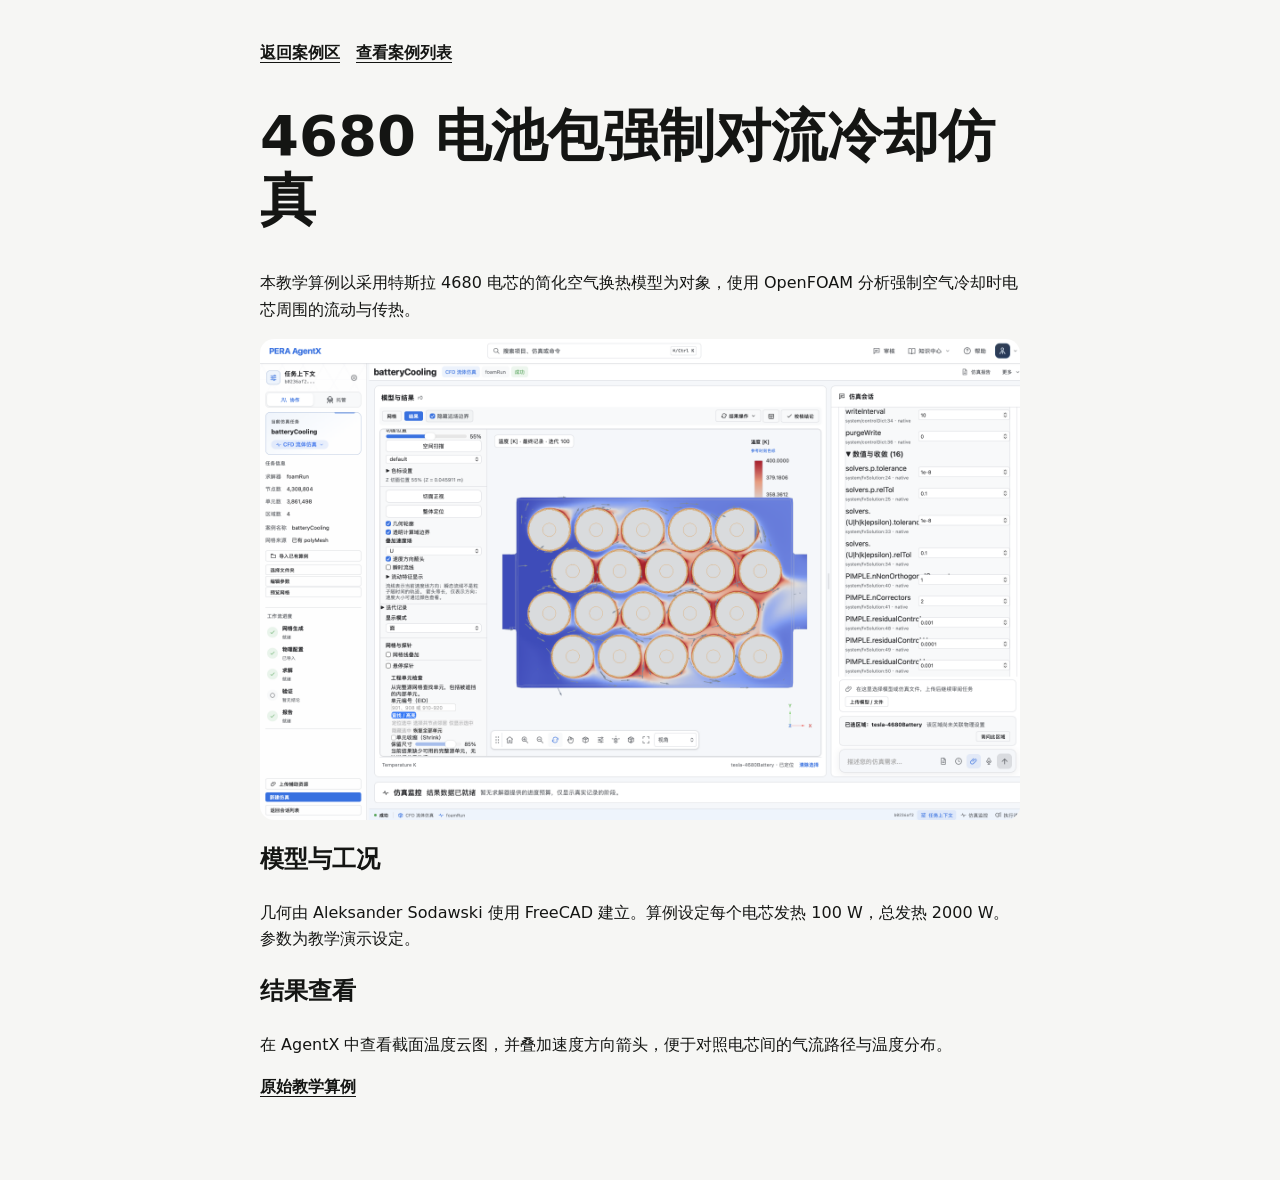
<file: case-battery-cooling.html>
<!doctype html>
<html lang="zh-CN">
<head>
  <meta charset="utf-8">
  <meta name="viewport" content="width=device-width, initial-scale=1">
  <title>4680 电池包风冷仿真｜PERA AgentX</title>
  <link rel="stylesheet" href="assets/cases.css">
</head>
<body>
  <main>
    <nav><a href="index.html#cases">返回案例区</a> <a href="cases.html">查看案例列表</a></nav>
    <h1>4680 电池包强制对流冷却仿真</h1>
    <p>本教学算例以采用特斯拉 4680 电芯的简化空气换热模型为对象，使用 OpenFOAM 分析强制空气冷却时电芯周围的流动与传热。</p>
    <img src="assets/images/battery-cooling.png" alt="AgentX 中的电池阵列截面温度云图与流向箭头">
    <h2>模型与工况</h2>
    <p>几何由 Aleksander Sodawski 使用 FreeCAD 建立。算例设定每个电芯发热 100 W，总发热 2000 W。参数为教学演示设定。</p>
    <h2>结果查看</h2>
    <p>在 AgentX 中查看截面温度云图，并叠加速度方向箭头，便于对照电芯间的气流路径与温度分布。</p>
    <p><a href="https://holzmann-cfd.de/community/training-cases/battery-cooling">原始教学算例</a></p>
  </main>
</body>
</html>
</file>
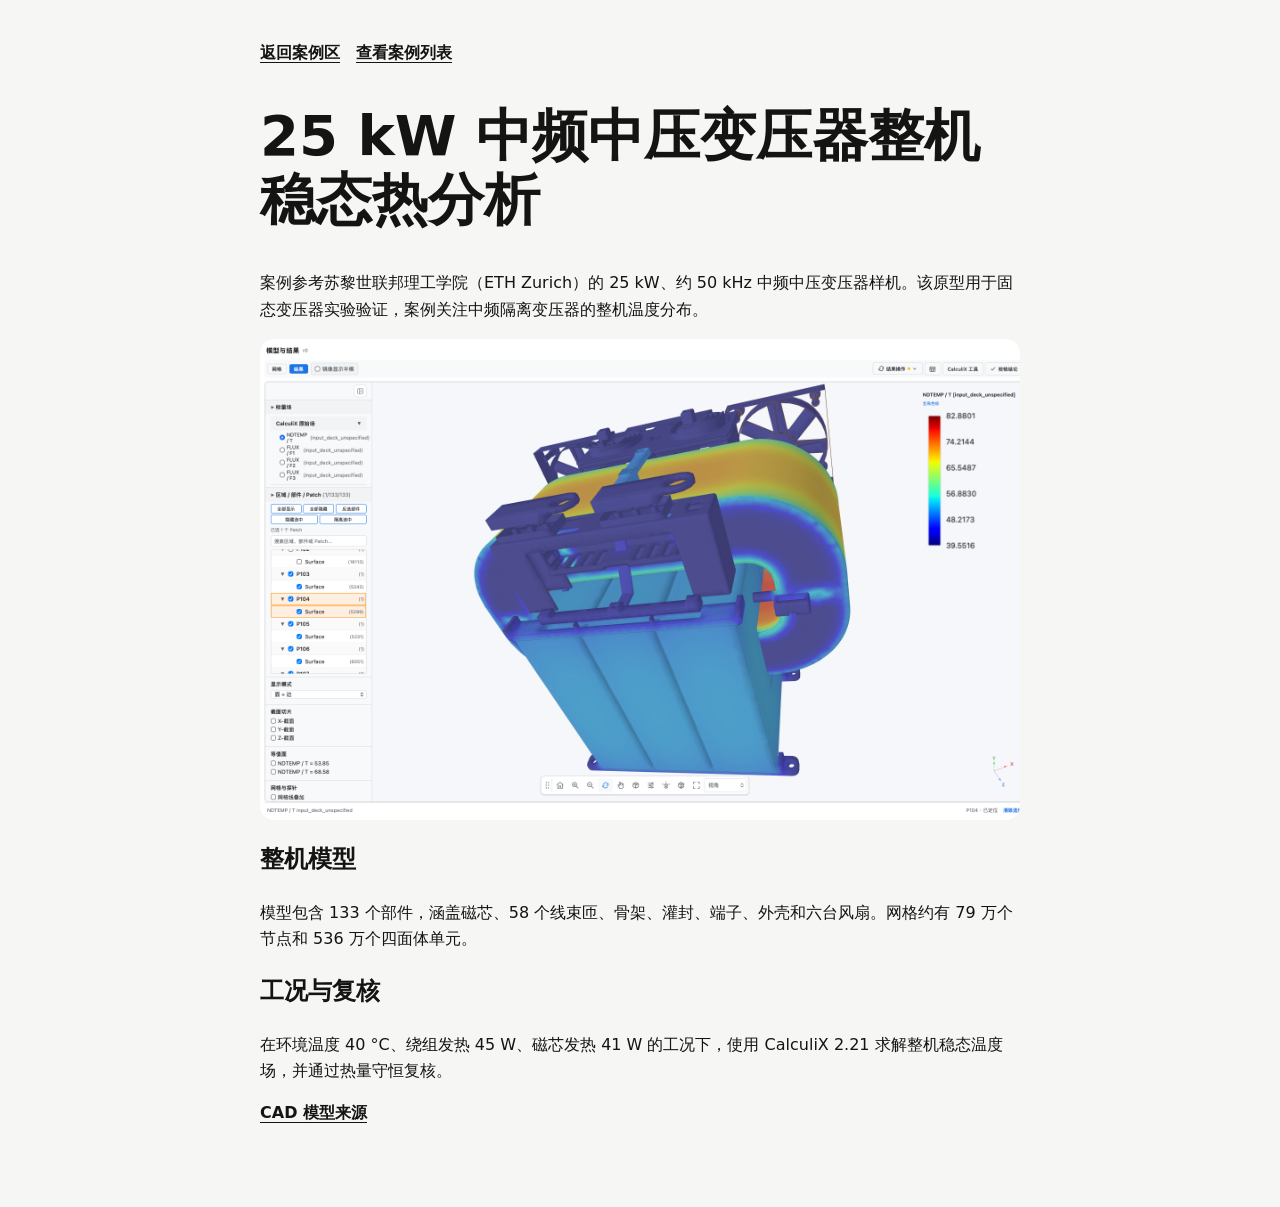
<file: case-dynamic-response.html>
<!doctype html>
<html lang="zh-CN">
<head>
  <meta charset="utf-8">
  <meta name="viewport" content="width=device-width, initial-scale=1">
  <title>25 kW 中频中压变压器整机稳态热分析｜PERA AgentX</title>
  <link rel="stylesheet" href="assets/cases.css">
</head>
<body>
  <main>
    <nav><a href="index.html#cases">返回案例区</a> <a href="cases.html">查看案例列表</a></nav>
    <h1>25 kW 中频中压变压器整机稳态热分析</h1>
    <p>案例参考苏黎世联邦理工学院（ETH Zurich）的 25 kW、约 50 kHz 中频中压变压器样机。该原型用于固态变压器实验验证，案例关注中频隔离变压器的整机温度分布。</p>
    <img src="assets/images/transformer-thermal.png" alt="AgentX 中的整机温度云图与温度色标">
    <h2>整机模型</h2>
    <p>模型包含 133 个部件，涵盖磁芯、58 个线束匝、骨架、灌封、端子、外壳和六台风扇。网格约有 79 万个节点和 536 万个四面体单元。</p>
    <h2>工况与复核</h2>
    <p>在环境温度 40 °C、绕组发热 45 W、磁芯发热 41 W 的工况下，使用 CalculiX 2.21 求解整机稳态温度场，并通过热量守恒复核。</p>
    <p><a href="https://github.com/otvam/transformer_MF_MV_25kW">CAD 模型来源</a></p>
  </main>
</body>
</html>
</file>
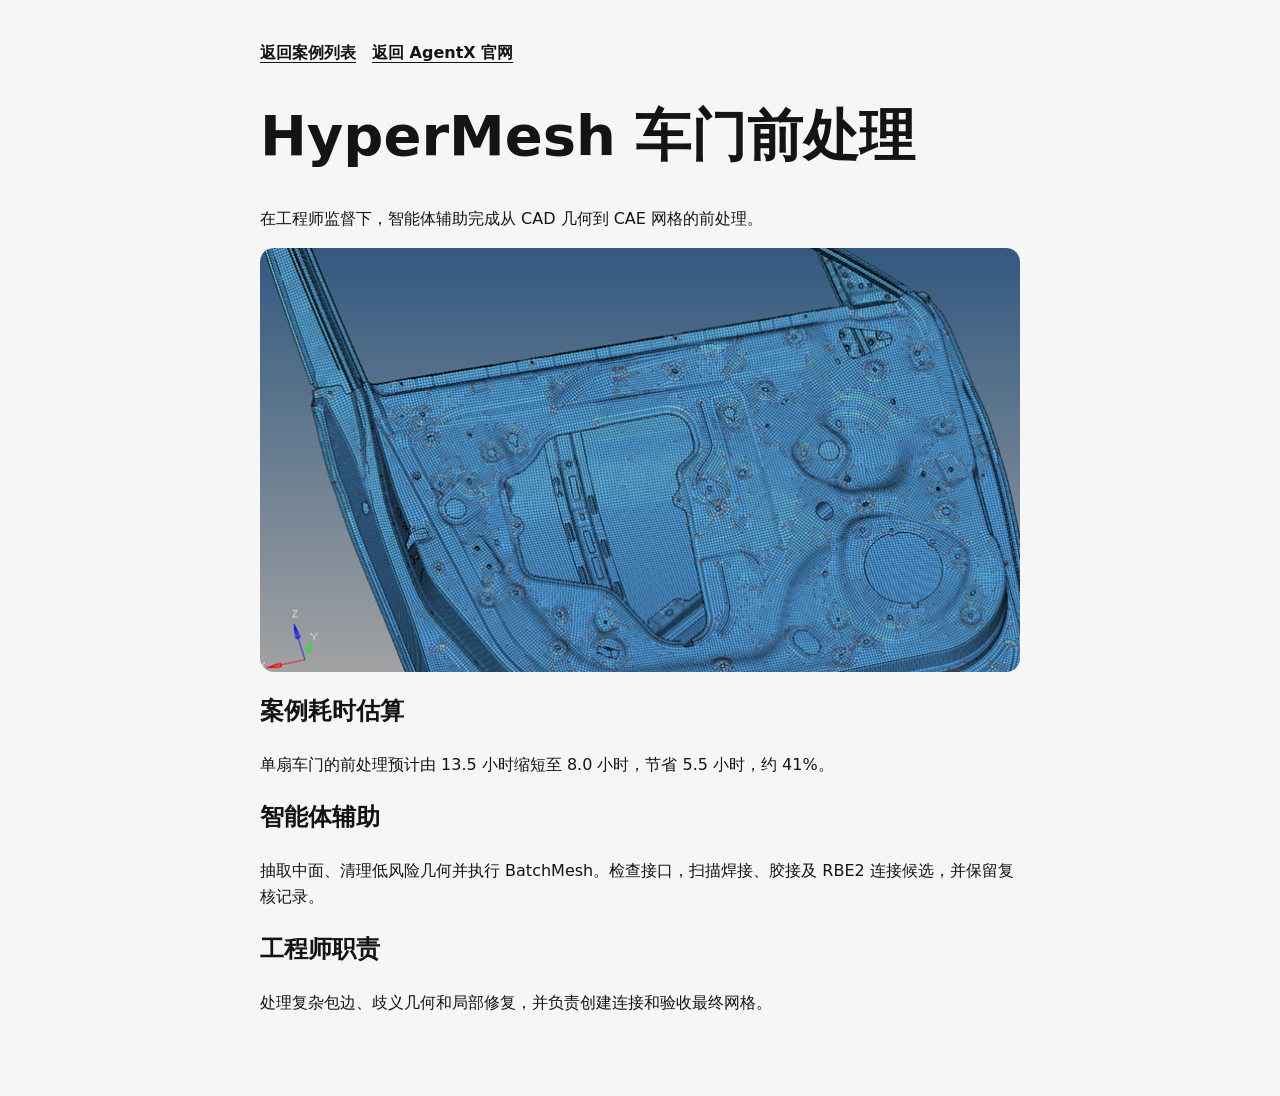
<file: case-hypermesh-door.html>
<!doctype html>
<html lang="zh-CN">
<head>
  <meta charset="utf-8">
  <meta name="viewport" content="width=device-width, initial-scale=1">
  <title>HyperMesh 车门前处理｜PERA AgentX</title>
  <link rel="stylesheet" href="assets/cases.css">
</head>
<body>
  <main>
    <nav><a href="cases.html">返回案例列表</a> <a href="index.html#cases">返回 AgentX 官网</a></nav>
    <h1>HyperMesh 车门前处理</h1>
    <p>在工程师监督下，智能体辅助完成从 CAD 几何到 CAE 网格的前处理。</p>
    <img src="assets/images/hypermesh-door.png" width="765" height="427" alt="案例中的车门有限元网格">
    <h2>案例耗时估算</h2>
    <p>单扇车门的前处理预计由 13.5 小时缩短至 8.0 小时，节省 5.5 小时，约 41%。</p>
    <h2>智能体辅助</h2>
    <p>抽取中面、清理低风险几何并执行 BatchMesh。检查接口，扫描焊接、胶接及 RBE2 连接候选，并保留复核记录。</p>
    <h2>工程师职责</h2>
    <p>处理复杂包边、歧义几何和局部修复，并负责创建连接和验收最终网格。</p>
  </main>
</body>
</html>
</file>
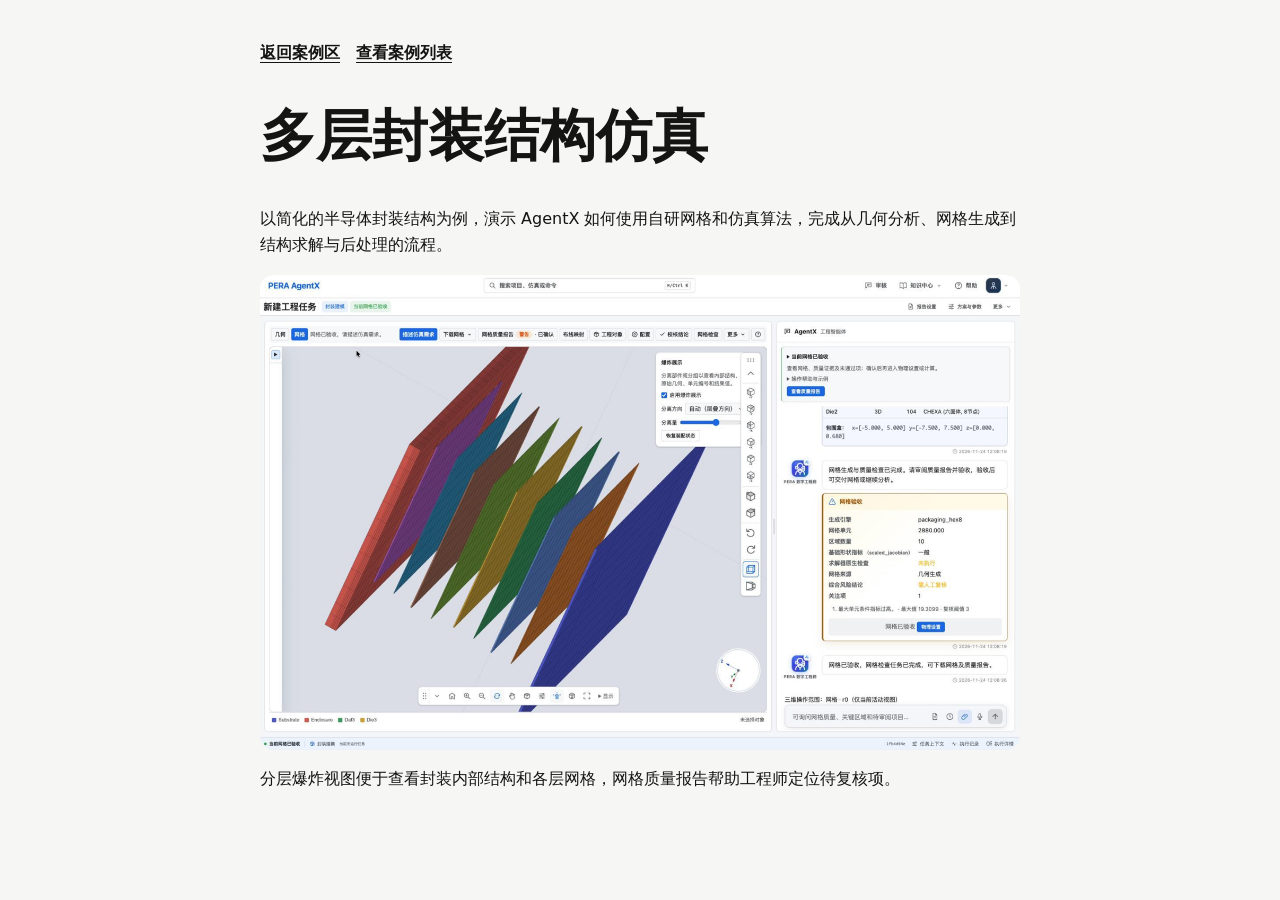
<file: case-packaging.html>
<!doctype html>
<html lang="zh-CN">
<head>
  <meta charset="utf-8">
  <meta name="viewport" content="width=device-width, initial-scale=1">
  <title>多层封装结构仿真｜PERA AgentX</title>
  <link rel="stylesheet" href="assets/cases.css">
</head>
<body>
  <main>
    <nav><a href="index.html#cases">返回案例区</a> <a href="cases.html">查看案例列表</a></nav>
    <h1>多层封装结构仿真</h1>
    <p>以简化的半导体封装结构为例，演示 AgentX 如何使用自研网格和仿真算法，完成从几何分析、网格生成到结构求解与后处理的流程。</p>
    <img src="assets/images/packaging-structure.png" width="1433" height="897" alt="多层封装结构网格爆炸视图与网格验收面板">
    <p>分层爆炸视图便于查看封装内部结构和各层网格，网格质量报告帮助工程师定位待复核项。</p>
  </main>
</body>
</html>
</file>
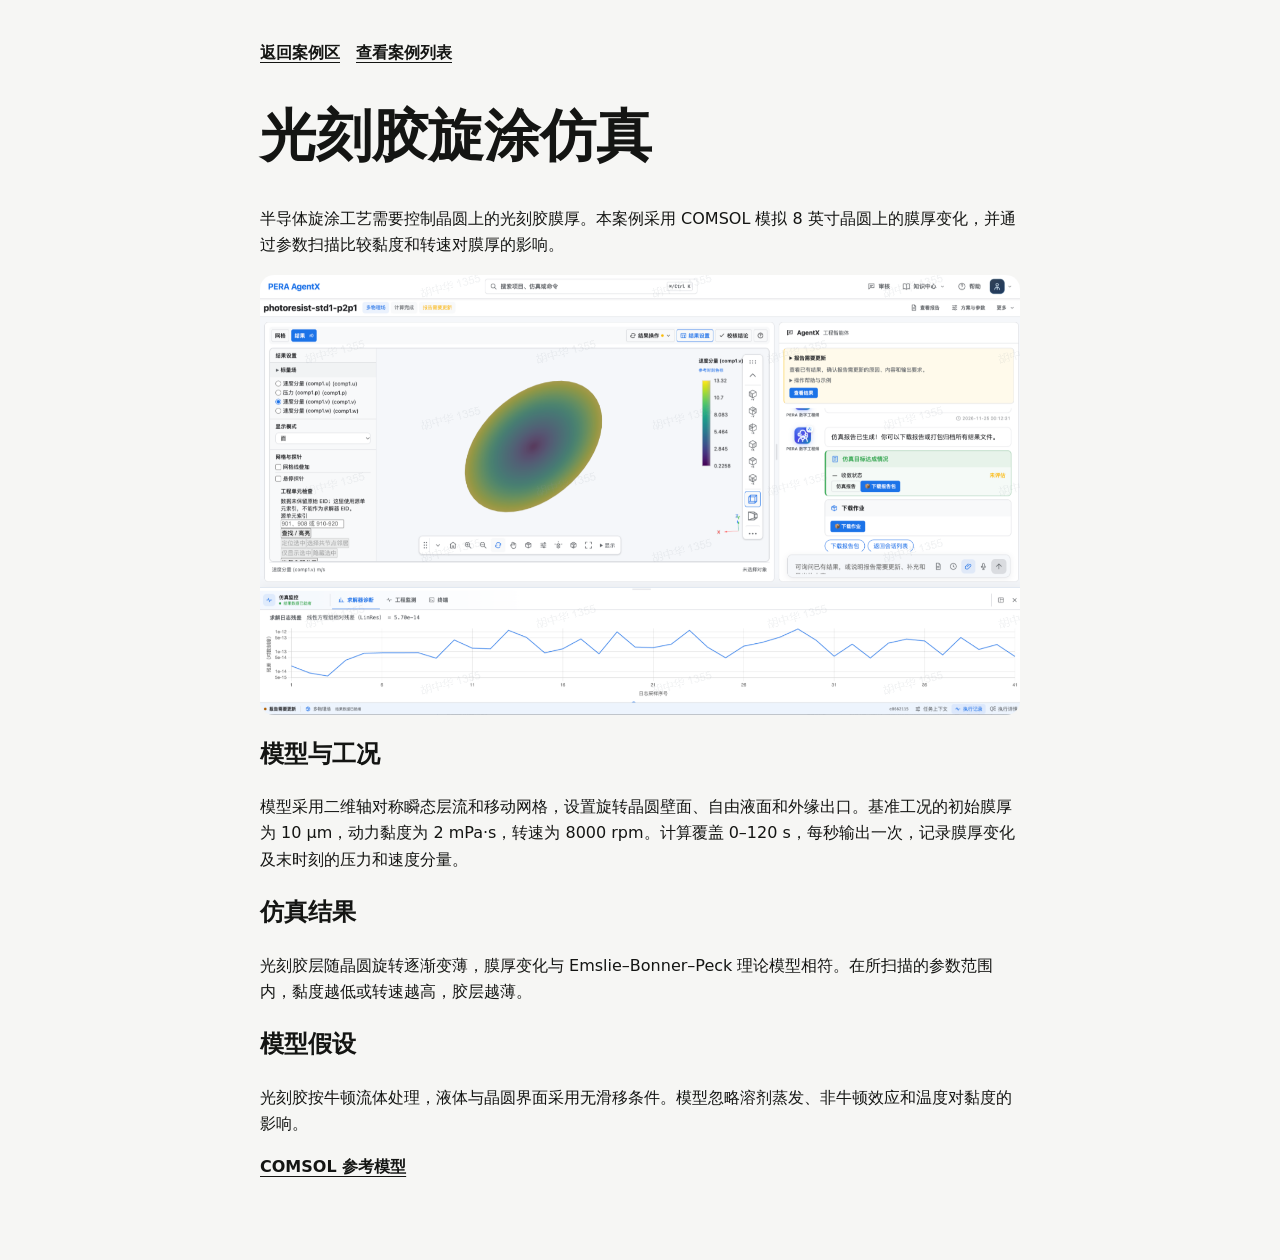
<file: case-photoresist.html>
<!doctype html>
<html lang="zh-CN">
<head>
  <meta charset="utf-8">
  <meta name="viewport" content="width=device-width, initial-scale=1">
  <title>光刻胶旋涂仿真｜PERA AgentX</title>
  <link rel="stylesheet" href="assets/cases.css">
</head>
<body>
  <main>
    <nav><a href="index.html#cases">返回案例区</a> <a href="cases.html">查看案例列表</a></nav>
    <h1>光刻胶旋涂仿真</h1>
    <p>半导体旋涂工艺需要控制晶圆上的光刻胶膜厚。本案例采用 COMSOL 模拟 8 英寸晶圆上的膜厚变化，并通过参数扫描比较黏度和转速对膜厚的影响。</p>
    <img src="assets/images/photoresist-spin-coating.png" alt="AgentX 中的光刻胶旋涂速度分量 comp1.v 云图与求解诊断">
    <h2>模型与工况</h2>
    <p>模型采用二维轴对称瞬态层流和移动网格，设置旋转晶圆壁面、自由液面和外缘出口。基准工况的初始膜厚为 10 µm，动力黏度为 2 mPa·s，转速为 8000 rpm。计算覆盖 0–120 s，每秒输出一次，记录膜厚变化及末时刻的压力和速度分量。</p>
    <h2>仿真结果</h2>
    <p>光刻胶层随晶圆旋转逐渐变薄，膜厚变化与 Emslie–Bonner–Peck 理论模型相符。在所扫描的参数范围内，黏度越低或转速越高，胶层越薄。</p>
    <h2>模型假设</h2>
    <p>光刻胶按牛顿流体处理，液体与晶圆界面采用无滑移条件。模型忽略溶剂蒸发、非牛顿效应和温度对黏度的影响。</p>
    <p><a href="https://cn.comsol.com/model/photoresist-spin-coating-simulation-121451">COMSOL 参考模型</a></p>
  </main>
</body>
</html>
</file>
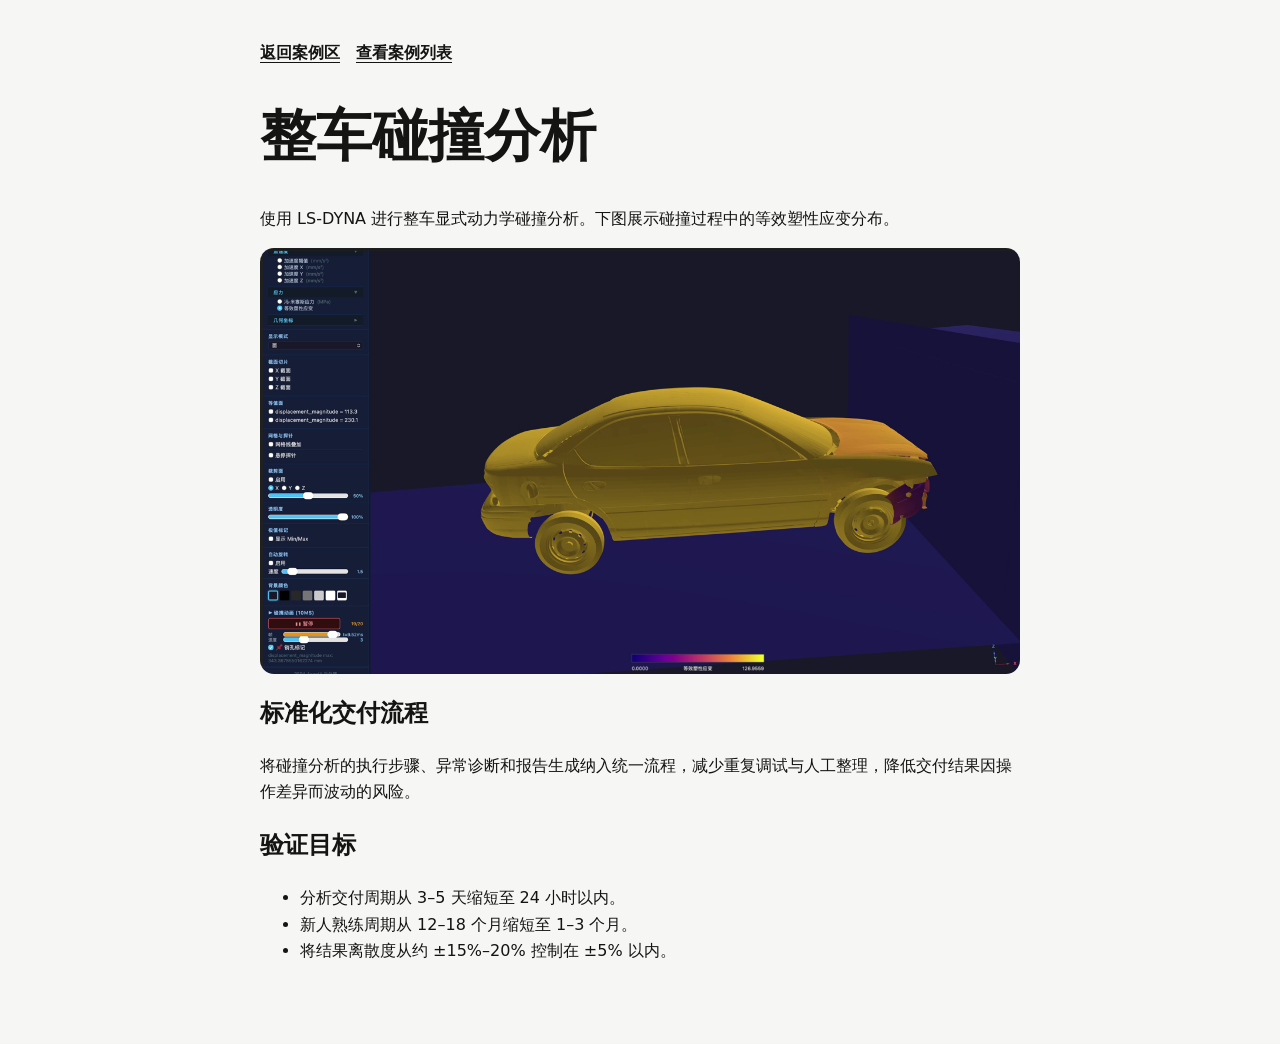
<file: case-vehicle-crash.html>
<!doctype html>
<html lang="zh-CN">
<head>
  <meta charset="utf-8">
  <meta name="viewport" content="width=device-width, initial-scale=1">
  <title>整车碰撞分析｜PERA AgentX</title>
  <link rel="stylesheet" href="assets/cases.css">
</head>
<body>
  <main>
    <nav><a href="index.html#cases">返回案例区</a> <a href="cases.html">查看案例列表</a></nav>
    <h1>整车碰撞分析</h1>
    <p>使用 LS-DYNA 进行整车显式动力学碰撞分析。下图展示碰撞过程中的等效塑性应变分布。</p>
    <img src="assets/images/vehicle-crash.png" alt="AgentX 中的整车碰撞等效塑性应变云图">
    <h2>标准化交付流程</h2>
    <p>将碰撞分析的执行步骤、异常诊断和报告生成纳入统一流程，减少重复调试与人工整理，降低交付结果因操作差异而波动的风险。</p>
    <h2>验证目标</h2>
    <ul>
      <li>分析交付周期从 3–5 天缩短至 24 小时以内。</li>
      <li>新人熟练周期从 12–18 个月缩短至 1–3 个月。</li>
      <li>将结果离散度从约 ±15%–20% 控制在 ±5% 以内。</li>
    </ul>
  </main>
</body>
</html>
</file>
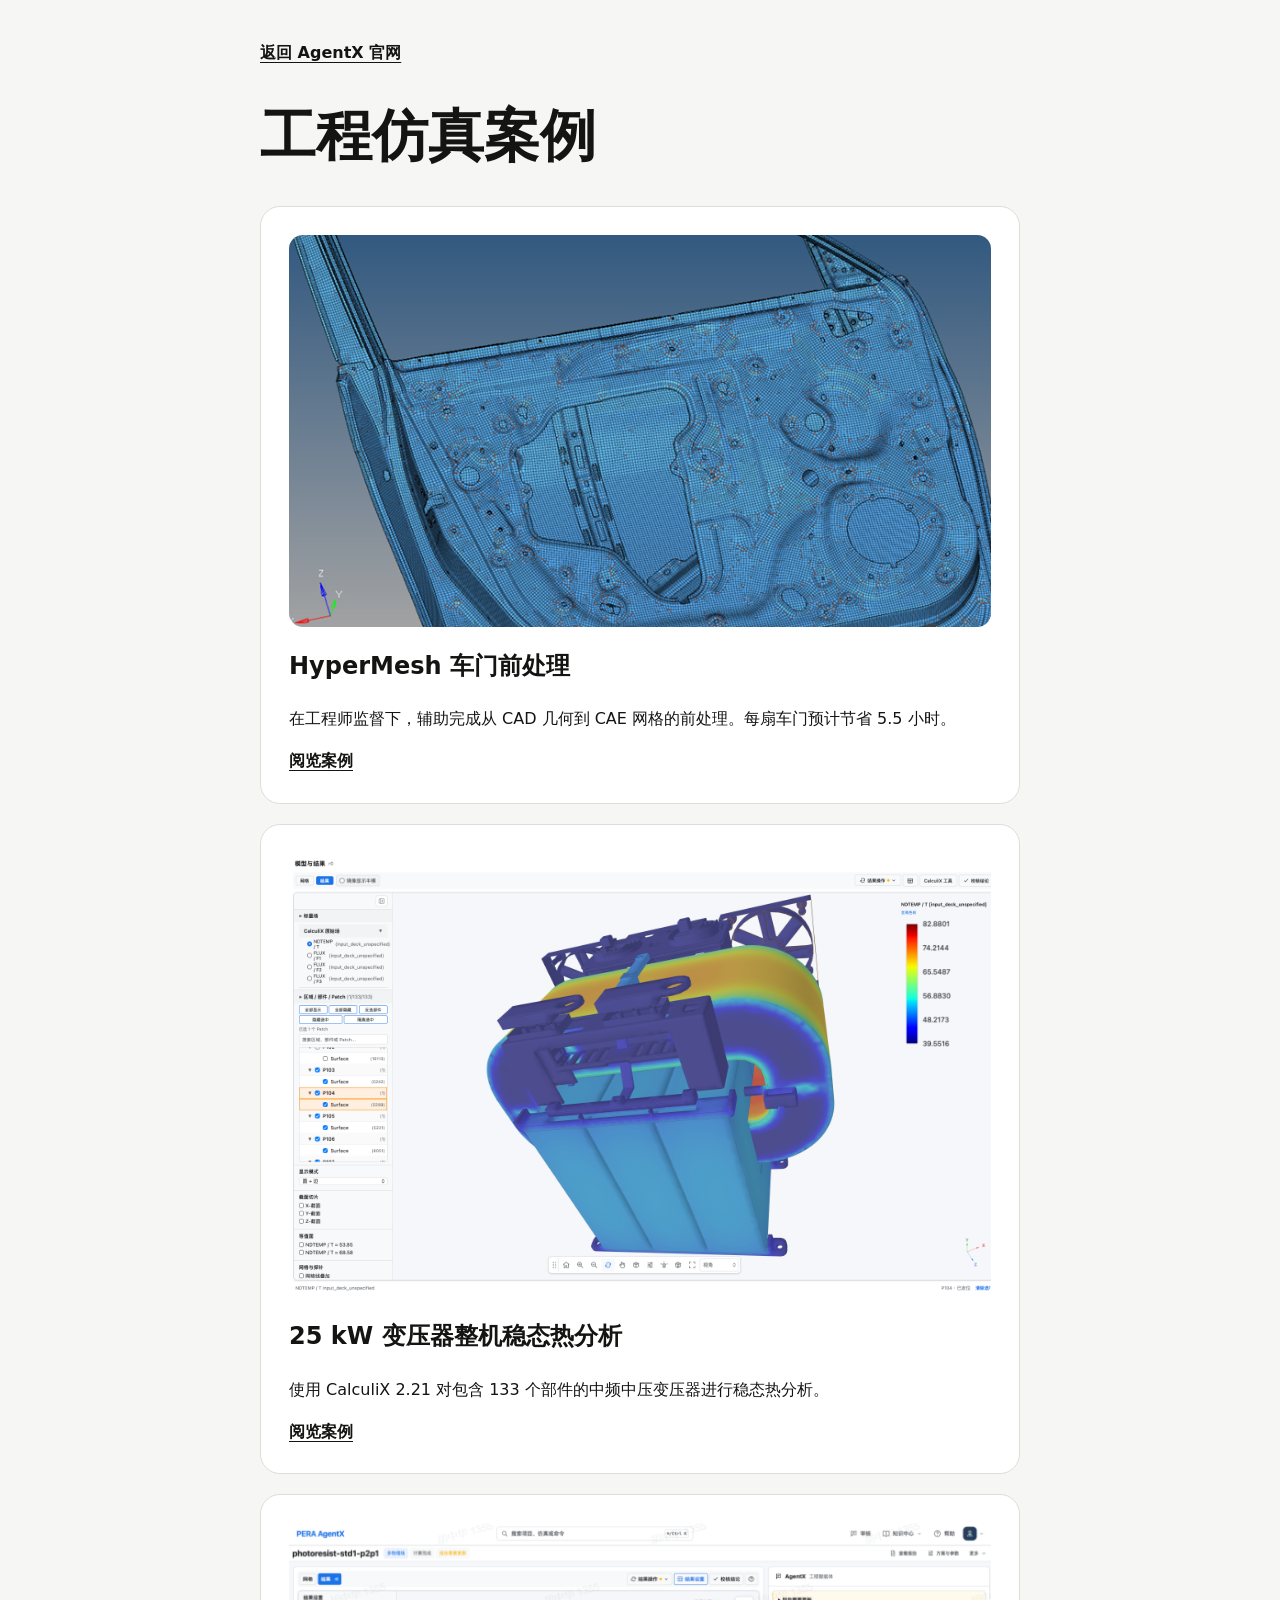
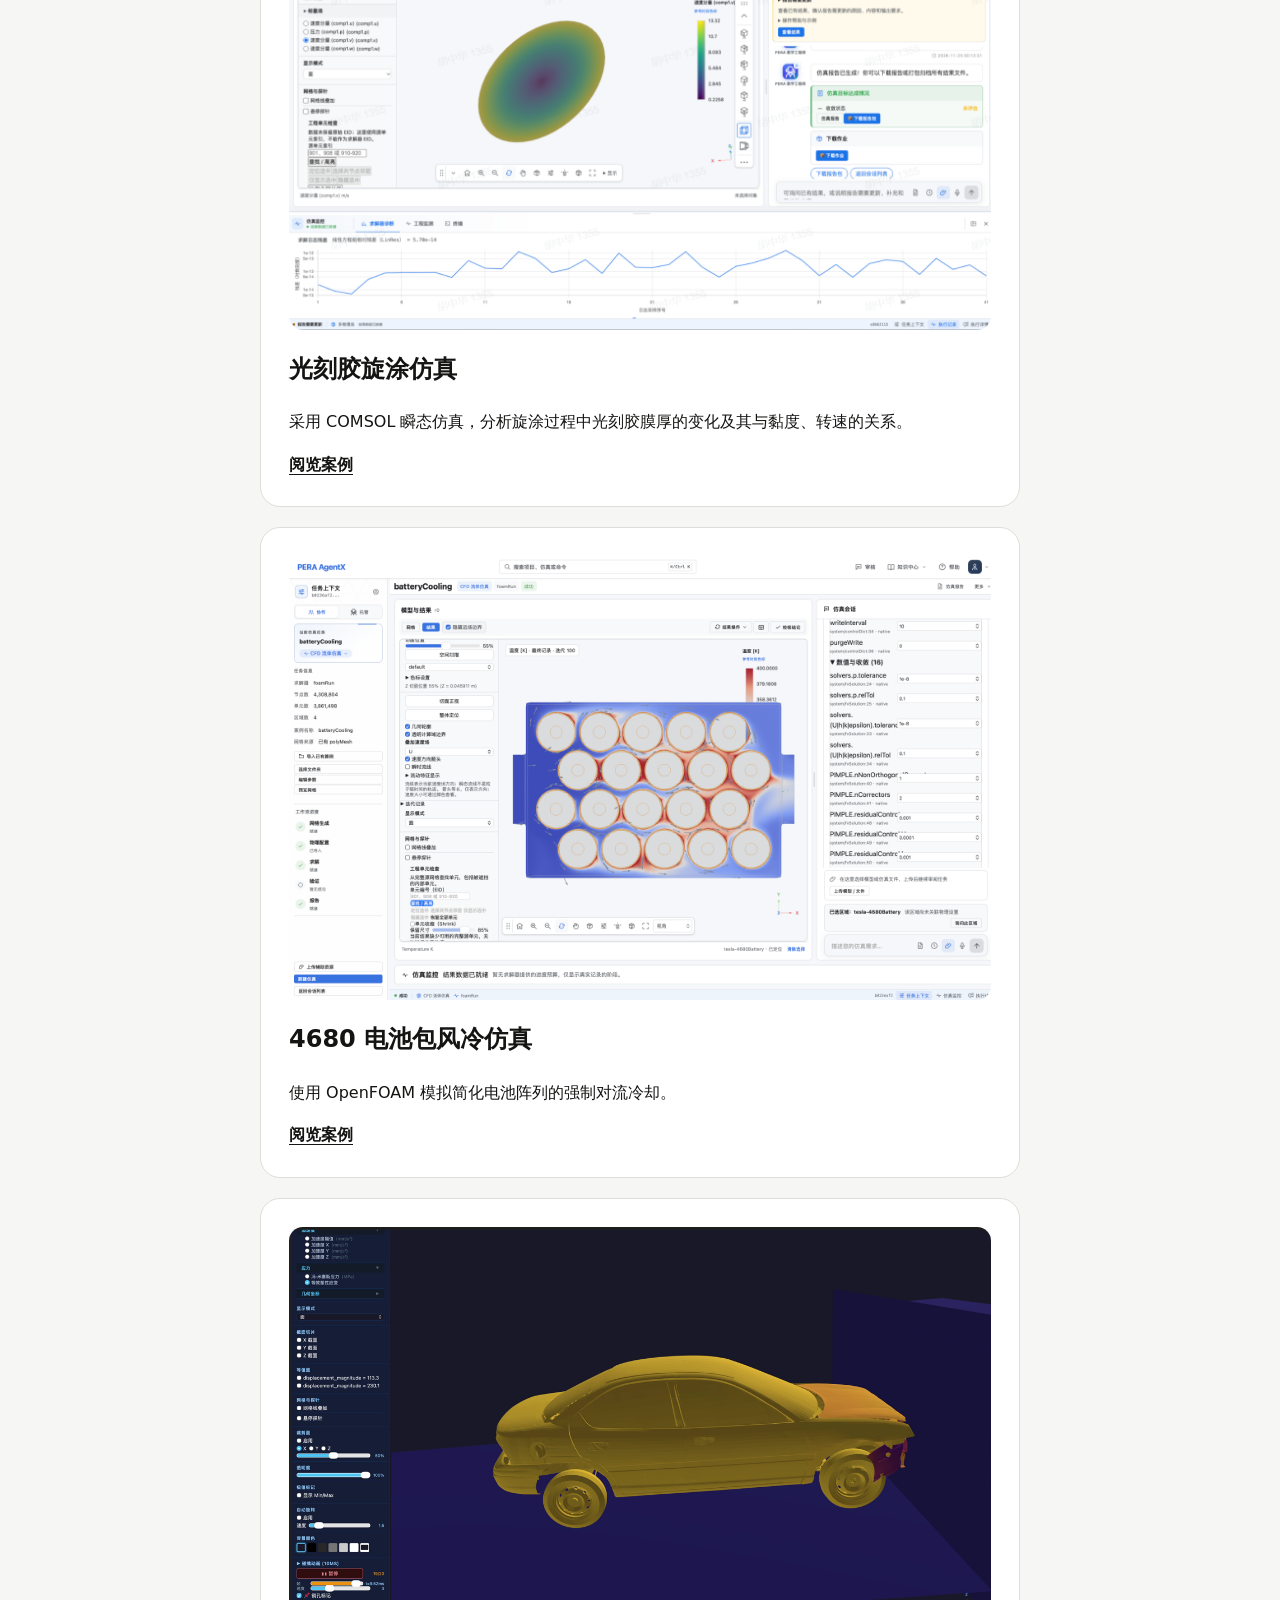
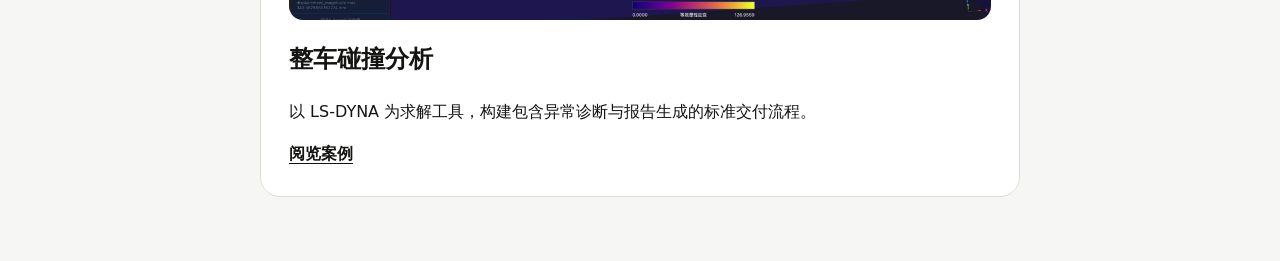
<file: cases.html>
<!doctype html>
<html lang="zh-CN">
<head>
  <meta charset="utf-8">
  <meta name="viewport" content="width=device-width, initial-scale=1">
  <title>工程仿真案例｜PERA AgentX</title>
  <link rel="stylesheet" href="assets/cases.css">
</head>
<body>
  <main>
    <nav><a href="index.html#cases">返回 AgentX 官网</a></nav>
    <h1>工程仿真案例</h1>
    <article>
      <img src="assets/images/hypermesh-door.png" width="765" height="427" alt="HyperMesh 中的车门有限元网格">
      <h2>HyperMesh 车门前处理</h2>
      <p>在工程师监督下，辅助完成从 CAD 几何到 CAE 网格的前处理。每扇车门预计节省 5.5 小时。</p>
      <a href="case-hypermesh-door.html">阅览案例</a>
    </article>
    <article>
      <img src="assets/images/transformer-thermal.png" loading="lazy" alt="变压器整机稳态温度云图">
      <h2>25 kW 变压器整机稳态热分析</h2>
      <p>使用 CalculiX 2.21 对包含 133 个部件的中频中压变压器进行稳态热分析。</p>
      <a href="case-dynamic-response.html">阅览案例</a>
    </article>
    <article>
      <img src="assets/images/photoresist-spin-coating.png" loading="lazy" alt="AgentX 中的光刻胶旋涂速度分量 comp1.v 云图与求解诊断">
      <h2>光刻胶旋涂仿真</h2>
      <p>采用 COMSOL 瞬态仿真，分析旋涂过程中光刻胶膜厚的变化及其与黏度、转速的关系。</p>
      <a href="case-photoresist.html">阅览案例</a>
    </article>
    <article>
      <img src="assets/images/battery-cooling.png" loading="lazy" alt="4680 电池阵列风冷仿真截面">
      <h2>4680 电池包风冷仿真</h2>
      <p>使用 OpenFOAM 模拟简化电池阵列的强制对流冷却。</p>
      <a href="case-battery-cooling.html">阅览案例</a>
    </article>
    <article>
      <img src="assets/images/vehicle-crash.png" loading="lazy" alt="整车碰撞等效塑性应变云图">
      <h2>整车碰撞分析</h2>
      <p>以 LS-DYNA 为求解工具，构建包含异常诊断与报告生成的标准交付流程。</p>
      <a href="case-vehicle-crash.html">阅览案例</a>
    </article>
  </main>
</body>
</html>
</file>
<file: assets/cases.css>
body {
  margin: 0;
  background: #f6f6f4;
  color: #141513;
  font: 1rem/1.65 system-ui, sans-serif;
}
main {
  width: min(760px, calc(100% - 40px));
  margin: 0 auto;
  padding: 40px 0 64px;
}
h1 { font-size: clamp(2rem, 6vw, 3.5rem); line-height: 1.15; }
nav { display: flex; flex-wrap: wrap; gap: 1rem; }
a { color: inherit; font-weight: 700; text-underline-offset: .25em; }
article { padding: clamp(16px, 4vw, 28px); border: 1px solid #deded9; border-radius: 20px; background: white; }
img { display: block; width: 100%; height: auto; border-radius: 14px; }
article + article { margin-top: 20px; }
</file>
